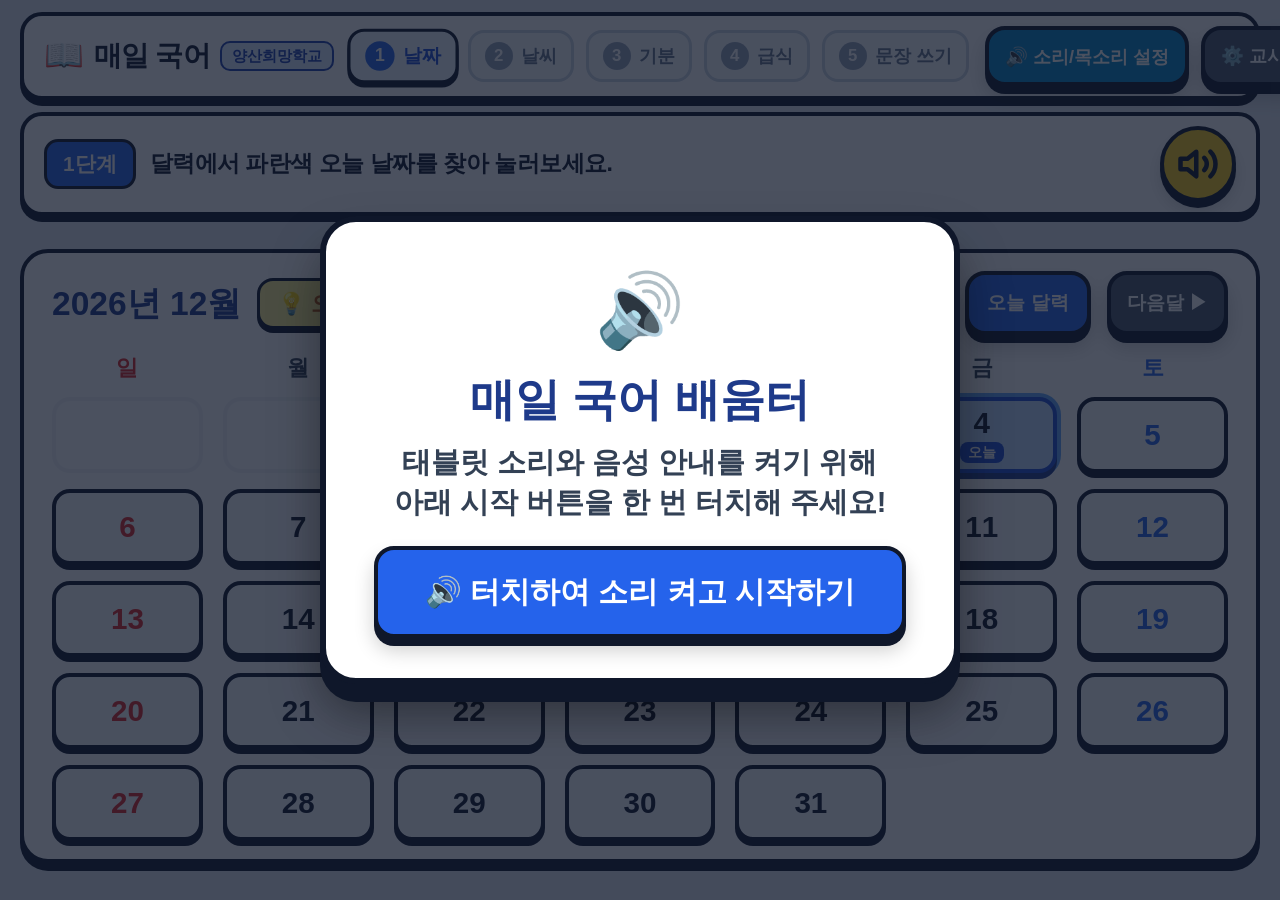
<file: index.html>
<!DOCTYPE html>
<html lang="ko">
<head>
  <meta charset="UTF-8">
  <meta name="viewport" content="width=device-width, initial-scale=1.0, maximum-scale=1.0, user-scalable=no">
  <meta name="referrer" content="no-referrer">
  <title>매일 국어 배움터 - 양산희망학교 맞춤형 웹 접근성 학습</title>

  <!-- 웹 접근성 및 고대비 3D 스타일시트 연동 (캐시 방지 버전 적용) -->
  <link rel="stylesheet" href="css/style.css?v=20261118_3">
  <link rel="stylesheet" href="css/keyboard.css?v=20261118_3">
  <link rel="stylesheet" href="css/assets/weather.css?v=20261118_3">
  <link rel="stylesheet" href="css/assets/emotion.css?v=20261118_3">
  <link rel="stylesheet" href="css/assets/components.css?v=20261118_3">
</head>
<body>

  <!-- 태블릿 오디오 잠금 해제용 공유 오디오 엘리먼트 -->
  <audio id="sharedTtsAudioElement" playsinline webkit-playsinline preload="auto" referrerpolicy="no-referrer" style="display:none;"></audio>

  <!-- 태블릿 첫 진입 시 오디오/음성 100% 활성화 시작 오버레이 -->
  <div class="celebration-overlay active" id="startAudioOverlay" role="dialog" aria-modal="true" aria-labelledby="startOverlayTitle" style="z-index: 1200;">
    <div class="celebration-card" style="max-width: 640px;">
      <div style="font-size: 4.5rem; margin-bottom: 10px;">🔊</div>
      <h2 class="celebration-title" id="startOverlayTitle">매일 국어 배움터</h2>
      <p class="celebration-subtitle" style="margin-bottom: 24px;">
        태블릿 소리와 음성 안내를 켜기 위해<br>
        아래 시작 버튼을 한 번 터치해 주세요!
      </p>
      <button type="button" class="btn-3d btn-primary" id="btnStartWithSound" style="width: 100%; min-height: 92px; font-size: 1.85rem;">
        🔊 터치하여 소리 켜고 시작하기
      </button>
    </div>
  </div>

  <!-- 태블릿 PC 가로 화면(16:10 / 16:9) 최적화 컨테이너 -->
  <div class="app-container" role="main">

    <!-- 1. 상단 공통 헤더 (로고, 5단계 진행도 인디케이터, 목소리 설정, 교사 관리) -->
    <header class="app-header">
      <div class="logo-area">
        <span class="logo-icon" aria-hidden="true">📖</span>
        <h1 class="app-title">매일 국어</h1>
        <span class="school-sub-badge">양산희망학교</span>
      </div>

      <!-- 5단계 진행도 인디케이터 -->
      <nav class="step-indicator-bar" aria-label="과제 진행 단계">
        <div class="step-node current" data-step="1" role="button" tabindex="0">
          <span class="step-num">1</span>
          <span class="step-text">날짜</span>
        </div>
        <div class="step-node" data-step="2" role="button" tabindex="0">
          <span class="step-num">2</span>
          <span class="step-text">날씨</span>
        </div>
        <div class="step-node" data-step="3" role="button" tabindex="0">
          <span class="step-num">3</span>
          <span class="step-text">기분</span>
        </div>
        <div class="step-node" data-step="4" role="button" tabindex="0">
          <span class="step-num">4</span>
          <span class="step-text">급식</span>
        </div>
        <div class="step-node" data-step="5" role="button" tabindex="0">
          <span class="step-num">5</span>
          <span class="step-text">문장 쓰기</span>
        </div>
      </nav>

      <!-- 우측 유틸리티 도구 (목소리 설정 & 교사 관리자 이동) -->
      <div class="header-tools">
        <button type="button" class="btn-3d voice-setting-btn" id="btnOpenVoiceModal" aria-label="청소년 목소리 및 태블릿 소리 설정">
          🔊 소리/목소리 설정
        </button>
        <a href="admin.html" class="btn-3d admin-link-btn" title="교사용 관리자 페이지로 이동" aria-label="교사 관리자 모드 이동">
          ⚙️ 교사 관리
        </a>
      </div>
    </header>

    <!-- 2. 메인 음성 안내 및 시각 가이드 배너 (상시 TTS 음성 지원 + 이전 단계 이동) -->
    <section class="instruction-banner" aria-live="polite">
      <div class="instruction-text-group">
        <span class="instruction-badge" id="stepBadge">1단계</span>
        <span class="instruction-text" id="instructionText">달력에서 파란색 오늘 날짜를 찾아 눌러보세요.</span>
      </div>

      <div class="banner-actions">
        <button type="button" class="btn-3d btn-secondary" id="btnPrevStep" style="display: none; min-height: 76px; font-size: 1.35rem; padding: 10px 22px;" aria-label="이전 단계로 돌아가기">
          ◀ 이전 단계
        </button>

        <!-- 대형 TTS 스피커 버튼 (최소 76px x 76px 이상) -->
        <button type="button" class="tts-speaker-btn" id="btnInstructionTTS" title="안내 음성 크게 다시 듣기" aria-label="안내 음성 다시 듣기">
          <svg width="42" height="42" viewBox="0 0 24 24" fill="none" stroke="#0f172a" stroke-width="2.6" stroke-linecap="round" stroke-linejoin="round" aria-hidden="true">
            <polygon points="11 5 6 9 2 9 2 15 6 15 11 19 11 5"></polygon>
            <path d="M15.54 8.46a5 5 0 0 1 0 7.07"></path>
            <path d="M19.07 4.93a10 10 0 0 1 0 14.14"></path>
          </svg>
        </button>
      </div>
    </section>

    <!-- 3. 메인 스테이지 영역 (5단계 전환 뷰 - 태블릿 가로 화면 원스크린) -->
    <main class="stage-container">

      <!-- ====================================================================
           [1단계] 오늘 날짜 선택 (대형 달력 그리드)
           ==================================================================== -->
      <section class="step-section active" id="stepSection_1" aria-label="1단계: 오늘 날짜 선택">
        <div class="calendar-wrapper">
          <div class="calendar-header">
            <div class="calendar-title-group">
              <h2 class="calendar-month-title" id="calendarMonthTitle">2026년 11월</h2>
              <span class="today-hint-pill" id="todayHintText">💡 오늘은 11월 18일이에요</span>
            </div>

            <div style="display: flex; gap: 16px;">
              <button type="button" class="btn-3d btn-secondary" id="btnCalPrevMonth" style="min-height: 64px; min-width: 76px; padding: 8px 16px; font-size: 1.2rem;" aria-label="이전 달 보기">
                ◀ 이전달
              </button>
              <button type="button" class="btn-3d btn-primary" id="btnCalGoToday" style="min-height: 64px; min-width: 96px; padding: 8px 18px; font-size: 1.2rem;" aria-label="이번 달 오늘로 이동">
                오늘 달력
              </button>
              <button type="button" class="btn-3d btn-secondary" id="btnCalNextMonth" style="min-height: 64px; min-width: 76px; padding: 8px 16px; font-size: 1.2rem;" aria-label="다음 달 보기">
                다음달 ▶
              </button>
            </div>
          </div>

          <div class="calendar-weekdays" aria-hidden="true">
            <div class="weekday sun">일</div>
            <div class="weekday">월</div>
            <div class="weekday">화</div>
            <div class="weekday">수</div>
            <div class="weekday">목</div>
            <div class="weekday">금</div>
            <div class="weekday sat">토</div>
          </div>

          <div class="calendar-grid" id="calendarGrid" role="grid" aria-label="날짜 선택 달력">
            <!-- 자바스크립트로 대형 날짜 버튼(76px+) 동적 생성 -->
          </div>
        </div>
      </section>

      <!-- ====================================================================
           [2단계] 오늘의 날씨 선택 (CSS/SVG 고해상도 애니메이션 카드 4종)
           ==================================================================== -->
      <section class="step-section" id="stepSection_2" aria-label="2단계: 오늘의 날씨 선택">
        <div class="choice-grid-4" role="group" aria-label="오늘의 날씨 목록">

          <!-- 1. 맑음 -->
          <button type="button" class="weather-card" data-weather="sunny" aria-label="날씨: 맑음">
            <div class="weather-graphic" aria-hidden="true">
              <div class="sun-container">
                <div class="sun-core"></div>
                <div class="sun-rays">
                  <span></span><span></span><span></span><span></span>
                  <span></span><span></span><span></span><span></span>
                </div>
              </div>
            </div>
            <span class="weather-label">맑음</span>
          </button>

          <!-- 2. 흐림 -->
          <button type="button" class="weather-card" data-weather="cloudy" aria-label="날씨: 흐림">
            <div class="weather-graphic" aria-hidden="true">
              <div class="cloud-container">
                <div class="cloud-body">
                  <div class="cloud-bubble-1"></div>
                  <div class="cloud-bubble-2"></div>
                </div>
              </div>
            </div>
            <span class="weather-label">흐림</span>
          </button>

          <!-- 3. 비 -->
          <button type="button" class="weather-card" data-weather="rainy" aria-label="날씨: 비">
            <div class="weather-graphic" aria-hidden="true">
              <div class="rain-container">
                <div class="rain-cloud"></div>
                <div class="rain-drops">
                  <div class="drop"></div>
                  <div class="drop"></div>
                  <div class="drop"></div>
                </div>
              </div>
            </div>
            <span class="weather-label">비</span>
          </button>

          <!-- 4. 눈 -->
          <button type="button" class="weather-card" data-weather="snowy" aria-label="날씨: 눈">
            <div class="weather-graphic" aria-hidden="true">
              <div class="snow-container">
                <div class="snow-cloud"></div>
                <div class="snow-flakes">
                  <div class="flake"></div>
                  <div class="flake"></div>
                  <div class="flake"></div>
                </div>
              </div>
            </div>
            <span class="weather-label">눈</span>
          </button>

        </div>
      </section>

      <!-- ====================================================================
           [3단계] 오늘의 나의 기분 선택 (감정 표정 캐릭터 가로 와이드 4종 카드)
           ==================================================================== -->
      <section class="step-section" id="stepSection_3" aria-label="3단계: 나의 기분 선택">
        <div class="choice-grid-4" role="group" aria-label="오늘의 기분 표정 목록">

          <!-- 1. 기쁨 (Happy) -->
          <button type="button" class="emotion-card happy" data-emotion="happy" aria-label="기분: 기뻐요">
            <div class="character-face face-happy" aria-hidden="true">
              <div class="eye left"></div>
              <div class="eye right"></div>
              <div class="blush left"></div>
              <div class="blush right"></div>
              <div class="mouth"></div>
            </div>
            <span class="emotion-label">기뻐요 😊</span>
          </button>

          <!-- 2. 슬픔 (Sad) -->
          <button type="button" class="emotion-card sad" data-emotion="sad" aria-label="기분: 슬퍼요">
            <div class="character-face face-sad" aria-hidden="true">
              <div class="eyebrow left"></div>
              <div class="eyebrow right"></div>
              <div class="eye left"></div>
              <div class="eye right"></div>
              <div class="tear"></div>
              <div class="mouth"></div>
            </div>
            <span class="emotion-label">슬퍼요 😢</span>
          </button>

          <!-- 3. 화남 (Angry) -->
          <button type="button" class="emotion-card angry" data-emotion="angry" aria-label="기분: 화나요">
            <div class="character-face face-angry" aria-hidden="true">
              <span class="steam left">💢</span>
              <span class="steam right">💢</span>
              <div class="eyebrow left"></div>
              <div class="eyebrow right"></div>
              <div class="eye left"></div>
              <div class="eye right"></div>
              <div class="mouth"></div>
            </div>
            <span class="emotion-label">화나요 😠</span>
          </button>

          <!-- 4. 즐거움 / 신남 (Excited) -->
          <button type="button" class="emotion-card excited" data-emotion="excited" aria-label="기분: 신나요">
            <div class="character-face face-excited" aria-hidden="true">
              <div class="eye left"></div>
              <div class="eye right"></div>
              <div class="mouth"></div>
            </div>
            <span class="emotion-label">신나요 🤩</span>
          </button>

        </div>
      </section>

      <!-- ====================================================================
           [4단계] 양산희망학교 오늘의 급식 메뉴 선택 (자동 반영 & TTS 연동)
           ==================================================================== -->
      <section class="step-section" id="stepSection_4" aria-label="4단계: 양산희망학교 급식 메뉴 선택">
        <div class="diet-source-bar">
          <div class="diet-school-info">
            <span class="school-diet-badge">🏫 양산희망학교</span>
            <span class="diet-date-label" id="dietDateLabel">오늘의 중식 식단</span>
            <span class="diet-sync-status" id="dietSyncStatus">✅ 자동 반영됨</span>
          </div>

          <div class="diet-actions">
            <button type="button" class="btn-3d btn-primary" id="btnSyncYangsanDiet" style="min-height: 58px; font-size: 1.15rem; padding: 8px 18px;">
              🔄 식단 자동 동기화
            </button>
            <a href="https://huimang-s.gne.go.kr/huimang-s/dv/dietView/selectDietCalendarView.do?mi=152211" target="_blank" rel="noopener noreferrer" class="btn-3d btn-secondary" style="min-height: 58px; font-size: 1.15rem; padding: 8px 18px;">
              🔗 학교 식단표 원문
            </a>
          </div>
        </div>

        <div class="lunch-grid" id="lunchMenuGrid" role="group" aria-label="양산희망학교 오늘의 급식 메뉴 카드 목록">
          <!-- 자바스크립트로 양산희망학교 급식 메뉴 대형 카드 동적 렌더링 -->
        </div>
      </section>

      <!-- ====================================================================
           [5단계] 오늘의 한 문장 따라 쓰기 & 맞춤형 대형 한글 자판
           ==================================================================== -->
      <section class="step-section" id="stepSection_5" aria-label="5단계: 오늘의 한 문장 따라 쓰기">
        <div class="writing-stage">

          <!-- 상단 목표 문장 및 글자 박스 카드 -->
          <div class="target-sentence-card">
            <div class="target-sentence-left">
              <span class="target-category-badge" id="sentenceCategoryBadge">오늘의 문장</span>
              <div class="sentence-boxes-row" id="sentenceBoxesContainer" role="region" aria-label="글자 따라 쓰기 진행 상자">
                <!-- 자바스크립트로 목표 글자 & 입력 글자 박스 동적 생성 -->
              </div>
            </div>

            <button type="button" class="btn-3d sentence-tts-btn" id="btnSentenceTTS" aria-label="문장 소리 내어 듣기">
              🔊 문장 다시 듣기
            </button>
          </div>

          <!-- 하단 맞춤형 커스텀 한글 대형 글자판 (keyboard.css / keyboard.js) -->
          <div class="keyboard-container" id="keyboardRoot" role="region" aria-label="접근성 한글 자판">
            <!-- 자바스크립트로 대형 2단 자판 DOM 렌더링 -->
          </div>

        </div>
      </section>

    </main>

  </div>

  <!-- ========================================================================
       청소년 목소리 & 태블릿 소리 설정 모달
       ======================================================================== -->
  <div class="voice-modal-overlay" id="voiceSettingsModal" role="dialog" aria-modal="true" aria-labelledby="voiceModalTitle">
    <div class="voice-modal-card">
      <div style="display: flex; align-items: center; justify-content: space-between;">
        <h2 id="voiceModalTitle" style="font-size: 1.8rem; font-weight: 900; color: #1e3a8a;">
          🔊 태블릿 소리 & 목소리 설정
        </h2>
        <button type="button" class="btn-3d btn-secondary" id="btnCloseVoiceModal" style="min-height: 56px; min-width: 76px; padding: 6px 18px; font-size: 1.2rem;">
          닫기 ✕
        </button>
      </div>

      <p style="font-size: 1.12rem; font-weight: 700; color: #334155;">
        태블릿에서 소리가 작거나 안 나올 때는 <strong>[📱 태블릿 고음량 모드]</strong>를 선택하고 아래 테스트 버튼을 눌러보세요!
      </p>

      <div>
        <div style="font-size: 1.2rem; font-weight: 900; margin-bottom: 10px;">1. 음성 출력 방식 선택</div>
        <div class="voice-preset-grid">
          <button type="button" class="voice-preset-btn active" data-preset="teen_boy">
            👦 자동 하이브리드<br><small>(청소년/기본 음성)</small>
          </button>
          <button type="button" class="voice-preset-btn" data-preset="bright_boy">
            📱 태블릿 고음량 모드<br><small>(태블릿 소리 100% 보장)</small>
          </button>
          <button type="button" class="voice-preset-btn" data-preset="calm_boy">
            🧑 차분한 낭독<br><small>(천천히 또박또박)</small>
          </button>
        </div>
      </div>

      <div>
        <label for="koreanVoiceSelect" style="display: block; font-size: 1.15rem; font-weight: 900; margin-bottom: 6px;">
          2. 기기에 설치된 한국어 음성 엔진 선택
        </label>
        <select id="koreanVoiceSelect" style="width: 100%; height: 56px; border: 3px solid #0f172a; border-radius: 14px; padding: 0 14px; font-size: 1.15rem; font-weight: 700;">
          <option value="">자동 (기기 최적 한국어 음성)</option>
        </select>
      </div>

      <div style="display: grid; grid-template-columns: 1fr 1fr; gap: 20px;">
        <div>
          <label for="voicePitchRange" style="display: block; font-size: 1.15rem; font-weight: 900; margin-bottom: 6px;">
            목소리 톤(원음 1.0 권장): <span id="pitchValueLabel" style="color: #2563eb;">1.00</span>
          </label>
          <input type="range" id="voicePitchRange" min="0.92" max="1.08" step="0.02" value="1.00" style="width: 100%; height: 32px;">
        </div>
        <div>
          <label for="voiceRateRange" style="display: block; font-size: 1.15rem; font-weight: 900; margin-bottom: 6px;">
            말하기 속도(Rate): <span id="rateValueLabel" style="color: #2563eb;">0.98</span>
          </label>
          <input type="range" id="voiceRateRange" min="0.75" max="1.15" step="0.02" value="0.98" style="width: 100%; height: 32px;">
        </div>
      </div>

      <div style="display: flex; justify-content: flex-end; gap: 16px; margin-top: 6px;">
        <button type="button" class="btn-3d btn-primary" id="btnTestVoice" style="width: 100%; min-height: 68px; font-size: 1.4rem;">
          🔊 소리 & 목소리 테스트 듣기
        </button>
      </div>
    </div>
  </div>

  <!-- ========================================================================
       5단계 최종 완료 축하 모달 & 폭죽 캔버스 (Confetti)
       ======================================================================== -->
  <div class="celebration-overlay" id="celebrationModal" role="dialog" aria-modal="true" aria-labelledby="celebrationTitle">
    <div class="celebration-card">
      <div style="font-size: 4.5rem; margin-bottom: 8px;">🎉</div>
      <h2 class="celebration-title" id="celebrationTitle">참 잘했어요!</h2>
      <p class="celebration-subtitle">
        오늘의 매일 국어 5단계를<br>
        모두 멋지게 완료했습니다!
      </p>

      <div style="display: flex; gap: 20px; justify-content: center;">
        <button type="button" class="btn-3d btn-primary" id="btnRestartTask" style="min-height: 76px; font-size: 1.5rem;">
          🔄 처음부터 다시하기
        </button>
        <a href="admin.html" class="btn-3d btn-success" style="min-height: 76px; font-size: 1.5rem;">
          📋 교사 기록 확인
        </a>
      </div>
    </div>
  </div>

  <!-- 폭죽 캔버스 레이어 -->
  <canvas id="confettiCanvas"></canvas>

  <!-- 자바스크립트 엔진 파일 로드 (태블릿 브라우저 캐시 무효화 버전 파라미터 포함) -->
  <script src="js/audio.js?v=20261118_4"></script>
  <script src="js/keyboard.js?v=20261118_4"></script>
  <script src="js/app.js?v=20261118_4"></script>

  <!-- 태블릿 캐시/하위폴더 미업로드 대비 인라인 안전 보장 스크립트 -->
  <script>
    (function() {
      const overlay = document.getElementById('startAudioOverlay');
      const startBtn = document.getElementById('btnStartWithSound');
      if (!overlay) return;

      let started = false;
      const onStartTap = function(e) {
        if (started) return;
        started = true;
        overlay.classList.remove('active');
        if (window.soundCtrl) {
          if (typeof window.soundCtrl.initAudioContext === 'function') {
            window.soundCtrl.initAudioContext();
          }
          if (typeof window.soundCtrl.playStepComplete === 'function') {
            window.soundCtrl.playStepComplete();
          }
          window.soundCtrl.speak('안녕, 매일 국어 배움터에 온 걸 환영해. 1단계, 달력에서 파란색 오늘 날짜를 찾아 눌러봐.');
        }
      };

      if (startBtn) startBtn.addEventListener('click', onStartTap);
      overlay.addEventListener('click', onStartTap);
    })();
  </script>
</body>
</html>
</file>
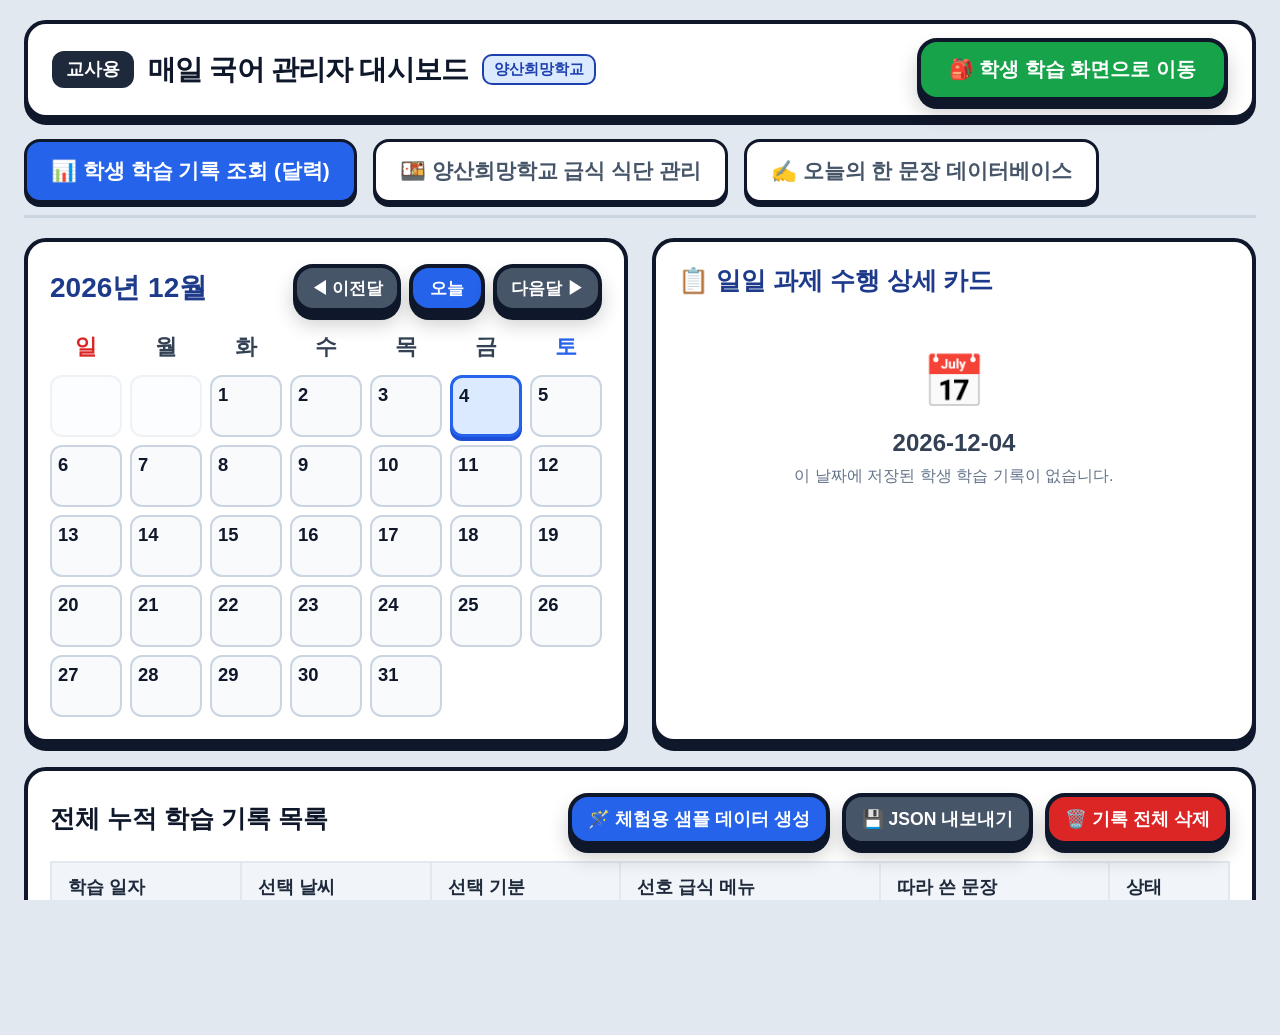
<file: admin.html>
<!DOCTYPE html>
<html lang="ko">
<head>
  <meta charset="UTF-8">
  <meta name="viewport" content="width=device-width, initial-scale=1.0">
  <title>교사 관리자 모드 - 매일 국어 배움터 (양산희망학교)</title>
  
  <link rel="stylesheet" href="css/style.css">
  <link rel="stylesheet" href="css/assets/components.css">

  <style>
    /* 관리자 대시보드 전용 레이아웃 스타일 (태블릿 PC 가로 화면 최적화) */
    .admin-container {
      max-width: 1360px;
      margin: 0 auto;
      padding: 20px 24px;
      display: flex;
      flex-direction: column;
      gap: 20px;
    }

    .admin-header {
      background: #ffffff;
      border: var(--border-thick);
      border-radius: var(--radius-lg);
      padding: 14px 24px;
      display: flex;
      align-items: center;
      justify-content: space-between;
      box-shadow: 0 6px 0 var(--color-border-dark);
      flex-wrap: wrap;
      gap: 16px;
    }

    .admin-title-group {
      display: flex;
      align-items: center;
      gap: 14px;
    }

    .admin-badge {
      background: #1e293b;
      color: #ffffff;
      font-size: 1.15rem;
      font-weight: 800;
      padding: 6px 14px;
      border-radius: 12px;
    }

    .admin-nav-tabs {
      display: flex;
      gap: 16px;
      border-bottom: 3px solid #cbd5e1;
      padding-bottom: 12px;
      flex-wrap: wrap;
    }

    .admin-nav-tab {
      min-height: 64px;
      font-size: 1.3rem;
      font-weight: 900;
      padding: 10px 24px;
      border: 3px solid var(--color-border-dark);
      border-radius: 16px;
      background: #ffffff;
      color: #475569;
      cursor: pointer;
      box-shadow: 0 4px 0 var(--color-border-dark);
      transition: all 0.15s ease;
    }

    .admin-nav-tab:hover {
      background: #f8fafc;
      transform: translateY(-2px);
    }

    .admin-nav-tab.active {
      background: #2563eb;
      color: #ffffff;
      box-shadow: 0 4px 0 #0f172a;
    }

    .admin-tab-pane {
      display: none;
    }

    .admin-tab-pane.active {
      display: block;
      animation: fadeIn 0.25s ease-out;
    }

    /* 1. 학습 기록 뷰어 그리드 레이아웃 */
    .records-layout {
      display: grid;
      grid-template-columns: 1fr 1fr;
      gap: 24px;
      margin-bottom: 24px;
    }

    .admin-cal-box, .admin-detail-box {
      background: #ffffff;
      border: var(--border-thick);
      border-radius: var(--radius-lg);
      padding: 22px;
      box-shadow: 0 8px 0 var(--color-border-dark);
    }

    .admin-cal-controls {
      display: flex;
      align-items: center;
      justify-content: space-between;
      margin-bottom: 16px;
      flex-wrap: wrap;
      gap: 10px;
    }

    .admin-cal-grid {
      display: grid;
      grid-template-columns: repeat(7, 1fr);
      gap: 8px;
    }

    .admin-cal-day {
      min-height: 62px;
      border: 2px solid #cbd5e1;
      border-radius: 12px;
      padding: 6px;
      display: flex;
      flex-direction: column;
      justify-content: space-between;
      cursor: pointer;
      background: #f8fafc;
      transition: all 0.1s ease;
    }

    .admin-cal-day:hover {
      border-color: #2563eb;
      background: #eff6ff;
    }

    .admin-cal-day.selected {
      border: 3px solid #2563eb;
      background: #dbeafe;
      box-shadow: 0 4px 0 #1d4ed8;
    }

    .admin-cal-day.has-record {
      border-color: #16a34a;
      background: #f0fdf4;
    }

    .admin-cal-day.disabled {
      opacity: 0.3;
      pointer-events: none;
    }

    .admin-cal-day .day-num {
      font-size: 1.15rem;
      font-weight: 800;
      color: #0f172a;
    }

    .admin-cal-day .record-badge {
      font-size: 0.8rem;
      font-weight: 900;
      color: #15803d;
      background: #dcfce7;
      border-radius: 6px;
      padding: 2px 4px;
      text-align: center;
      border: 1px solid #16a34a;
    }

    .record-summary-card {
      display: flex;
      flex-direction: column;
      gap: 16px;
    }

    .record-card-header {
      display: flex;
      align-items: center;
      justify-content: space-between;
      border-bottom: 2px dashed #cbd5e1;
      padding-bottom: 12px;
    }

    .record-date-badge {
      font-size: 1.55rem;
      font-weight: 900;
      color: #1e3a8a;
    }

    .record-success-tag {
      font-size: 1.05rem;
      font-weight: 800;
      color: #15803d;
      background: #dcfce7;
      padding: 4px 12px;
      border-radius: 12px;
      border: 2px solid #16a34a;
    }

    .record-detail-grid {
      display: grid;
      grid-template-columns: 1fr 1fr;
      gap: 14px;
    }

    .record-item {
      background: #f8fafc;
      border: 2px solid #e2e8f0;
      border-radius: 14px;
      padding: 12px 16px;
      display: flex;
      flex-direction: column;
      gap: 4px;
    }

    .record-item.full-width {
      grid-column: span 2;
    }

    .item-label {
      font-size: 0.95rem;
      font-weight: 700;
      color: #64748b;
    }

    .item-value {
      font-size: 1.35rem;
      font-weight: 900;
      color: #0f172a;
    }

    .teacher-memo-area {
      display: flex;
      flex-direction: column;
      gap: 8px;
      margin-top: 6px;
    }

    .teacher-memo-input {
      border: 3px solid #cbd5e1;
      border-radius: 12px;
      padding: 12px;
      font-size: 1.1rem;
      font-family: inherit;
      resize: vertical;
    }

    .btn-save-memo {
      align-self: flex-end;
      min-height: 52px !important;
      font-size: 1.15rem !important;
      padding: 8px 20px !important;
    }

    .empty-record-notice {
      text-align: center;
      padding: 36px 20px;
      color: #64748b;
    }

    .empty-icon {
      font-size: 3.2rem;
      margin-bottom: 10px;
    }

    .empty-title {
      font-size: 1.5rem;
      font-weight: 800;
      color: #334155;
      margin-bottom: 6px;
    }

    .admin-table-wrapper {
      background: #ffffff;
      border: var(--border-thick);
      border-radius: var(--radius-lg);
      padding: 22px;
      box-shadow: 0 8px 0 var(--color-border-dark);
      overflow-x: auto;
    }

    .admin-data-table {
      width: 100%;
      border-collapse: collapse;
      font-size: 1.15rem;
    }

    .admin-data-table th, .admin-data-table td {
      border: 2px solid #e2e8f0;
      padding: 12px 16px;
      text-align: left;
    }

    .admin-data-table th {
      background: #f1f5f9;
      font-weight: 900;
      color: #1e293b;
    }

    .table-tag-success {
      background: #dcfce7;
      color: #15803d;
      font-weight: 900;
      padding: 4px 10px;
      border-radius: 8px;
    }

    /* 2. 급식 & 문장 관리 탭 스타일 */
    .admin-form-card {
      background: #ffffff;
      border: var(--border-thick);
      border-radius: var(--radius-lg);
      padding: 22px;
      box-shadow: 0 8px 0 var(--color-border-dark);
      margin-bottom: 20px;
    }

    .yangsan-sync-banner {
      background: #f0fdf4;
      border: 4px solid #15803d;
      border-radius: 22px;
      padding: 20px 24px;
      margin-bottom: 20px;
      box-shadow: 0 6px 0 #14532d;
    }

    .form-row {
      display: flex;
      gap: 14px;
      margin-top: 14px;
      align-items: center;
      flex-wrap: wrap;
    }

    .form-input {
      flex: 1;
      min-width: 220px;
      height: 60px;
      border: 3px solid var(--color-border-dark);
      border-radius: 14px;
      padding: 0 18px;
      font-size: 1.25rem;
      font-family: inherit;
    }

    .form-select {
      height: 60px;
      border: 3px solid var(--color-border-dark);
      border-radius: 14px;
      padding: 0 16px;
      font-size: 1.25rem;
      font-family: inherit;
      background: #ffffff;
    }

    .admin-items-list {
      display: flex;
      flex-direction: column;
      gap: 12px;
    }

    .admin-lunch-item, .admin-sentence-item {
      display: flex;
      align-items: center;
      justify-content: space-between;
      background: #ffffff;
      border: 3px solid var(--color-border-dark);
      border-radius: 16px;
      padding: 14px 20px;
      box-shadow: 0 4px 0 var(--color-border-dark);
      gap: 12px;
      flex-wrap: wrap;
    }

    .admin-sentence-item.is-selected {
      border-color: #2563eb;
      background: #eff6ff;
      box-shadow: 0 4px 0 #1d4ed8;
    }

    .lunch-item-icon {
      font-size: 2.1rem;
      margin-right: 10px;
    }

    .lunch-item-name {
      font-size: 1.5rem;
      font-weight: 900;
      flex: 1;
    }

    .sentence-category-tag {
      background: #7c3aed;
      color: #ffffff;
      font-size: 1.05rem;
      font-weight: 800;
      padding: 4px 12px;
      border-radius: 10px;
    }

    .sentence-text {
      font-size: 1.45rem;
      font-weight: 800;
      flex: 1;
    }

    .sentence-actions {
      display: flex;
      align-items: center;
      gap: 12px;
    }

    .btn-select-sentence {
      min-height: 48px;
      padding: 8px 16px;
      background: #2563eb;
      color: #ffffff;
      border: 2px solid var(--color-border-dark);
      border-radius: 12px;
      font-size: 1.1rem;
      font-weight: 800;
      cursor: pointer;
    }

    .btn-delete-item {
      min-height: 48px;
      padding: 8px 16px;
      background: #ef4444;
      color: #ffffff;
      border: 2px solid var(--color-border-dark);
      border-radius: 12px;
      font-size: 1.1rem;
      font-weight: 800;
      cursor: pointer;
    }

    .preset-btn-group {
      display: flex;
      gap: 12px;
      margin-top: 12px;
      flex-wrap: wrap;
    }

    .btn-preset-lunch {
      min-height: 52px;
      padding: 10px 18px;
      background: #fed7aa;
      border: 2px solid #c2410c;
      color: #9a3412;
      border-radius: 12px;
      font-size: 1.15rem;
      font-weight: 800;
      cursor: pointer;
    }

    @media (max-width: 960px) {
      .records-layout {
        grid-template-columns: 1fr;
      }
    }
  </style>
</head>
<body>

  <div class="admin-container">
    <!-- 관리자 상단 헤더 -->
    <header class="admin-header">
      <div class="admin-title-group">
        <span class="admin-badge">교사용</span>
        <h1 class="app-title">매일 국어 관리자 대시보드</h1>
        <span class="school-sub-badge">양산희망학교</span>
      </div>

      <div class="header-tools">
        <a href="index.html" class="btn-3d btn-success" style="min-height: 60px; font-size: 1.25rem;">
          🎒 학생 학습 화면으로 이동
        </a>
      </div>
    </header>

    <!-- 내비게이션 탭 -->
    <nav class="admin-nav-tabs" role="tablist">
      <button type="button" class="admin-nav-tab active" data-tab="records" role="tab">
        📊 학생 학습 기록 조회 (달력)
      </button>
      <button type="button" class="admin-nav-tab" data-tab="lunch" role="tab">
        🍱 양산희망학교 급식 식단 관리
      </button>
      <button type="button" class="admin-nav-tab" data-tab="sentences" role="tab">
        ✍️ 오늘의 한 문장 데이터베이스
      </button>
    </nav>

    <!-- [탭 1] 학생 일일 학습 기록 뷰어 -->
    <section class="admin-tab-pane active" id="tabPane_records">
      <div class="records-layout">
        <!-- 좌측: 달력 뷰 -->
        <div class="admin-cal-box">
          <div class="admin-cal-controls">
            <h2 class="calendar-month-title" id="adminCalendarTitle" style="font-size: 1.75rem;">2026년 11월</h2>
            <div style="display: flex; gap: 8px;">
              <button type="button" class="btn-3d btn-secondary" id="btnPrevMonth" style="min-height: 48px; padding: 6px 14px; font-size: 1.05rem;">◀ 이전달</button>
              <button type="button" class="btn-3d btn-primary" id="btnTodayMonth" style="min-height: 48px; padding: 6px 14px; font-size: 1.05rem;">오늘</button>
              <button type="button" class="btn-3d btn-secondary" id="btnNextMonth" style="min-height: 48px; padding: 6px 14px; font-size: 1.05rem;">다음달 ▶</button>
            </div>
          </div>

          <div class="calendar-weekdays" style="font-size: 1.1rem; gap: 8px;">
            <div class="weekday sun">일</div>
            <div class="weekday">월</div>
            <div class="weekday">화</div>
            <div class="weekday">수</div>
            <div class="weekday">목</div>
            <div class="weekday">금</div>
            <div class="weekday sat">토</div>
          </div>

          <div class="admin-cal-grid" id="adminCalendarGrid">
            <!-- 자바스크립트로 일자 생성 -->
          </div>
        </div>

        <!-- 우측: 선택 날짜 상세 수행 정보 -->
        <div class="admin-detail-box">
          <h2 style="font-size: 1.55rem; font-weight: 900; margin-bottom: 14px; color: #1e3a8a;">
            📋 일일 과제 수행 상세 카드
          </h2>
          <div id="recordDetailPanel">
            <!-- 자바스크립트로 상세 내용 동적 렌더링 -->
          </div>
        </div>
      </div>

      <!-- 하단: 도구 모음 및 전체 기록 테이블 -->
      <div class="admin-table-wrapper">
        <div style="display: flex; align-items: center; justify-content: space-between; margin-bottom: 16px; flex-wrap: wrap; gap: 12px;">
          <h2 style="font-size: 1.55rem; font-weight: 900;">전체 누적 학습 기록 목록</h2>
          <div style="display: flex; gap: 12px; flex-wrap: wrap;">
            <button type="button" class="btn-3d btn-primary" id="btnGenerateSampleData" style="min-height: 52px; font-size: 1.1rem; padding: 6px 16px;">
              🪄 체험용 샘플 데이터 생성
            </button>
            <button type="button" class="btn-3d btn-secondary" id="btnExportJSON" style="min-height: 52px; font-size: 1.1rem; padding: 6px 16px;">
              💾 JSON 내보내기
            </button>
            <button type="button" class="btn-3d btn-danger" id="btnClearAllRecords" style="min-height: 52px; font-size: 1.1rem; padding: 6px 16px;">
              🗑️ 기록 전체 삭제
            </button>
          </div>
        </div>

        <table class="admin-data-table">
          <thead>
            <tr>
              <th>학습 일자</th>
              <th>선택 날씨</th>
              <th>선택 기분</th>
              <th>선호 급식 메뉴</th>
              <th>따라 쓴 문장</th>
              <th>상태</th>
            </tr>
          </thead>
          <tbody id="recordsTableBody">
            <!-- 기록 데이터 렌더링 -->
          </tbody>
        </table>
      </div>
    </section>

    <!-- [탭 2] 양산희망학교 급식 메뉴 자동 연동 & 관리 -->
    <section class="admin-tab-pane" id="tabPane_lunch">
      <!-- 양산희망학교 실시간 식단 자동 동기화 카드 -->
      <div class="yangsan-sync-banner">
        <div style="display: flex; align-items: center; justify-content: space-between; flex-wrap: wrap; gap: 16px;">
          <div>
            <h2 style="font-size: 1.6rem; font-weight: 900; color: #14532d; margin-bottom: 6px;">
              🏫 양산희망학교 식단표 실시간 자동 연동
            </h2>
            <p style="font-size: 1.1rem; font-weight: 700; color: #166534;">
              경상남도교육청 양산희망학교 식단 캘린더(mi=152211) 및 나이스 급식 정보를 기반으로 알레르기 번호를 자동 제거하고 아이콘을 매칭합니다.
            </p>
          </div>
          <a href="https://huimang-s.gne.go.kr/huimang-s/dv/dietView/selectDietCalendarView.do?mi=152211" target="_blank" rel="noopener noreferrer" class="btn-3d btn-secondary" style="min-height: 56px; font-size: 1.15rem;">
            🔗 양산희망학교 식단 캘린더 열기
          </a>
        </div>

        <div class="form-row" style="margin-top: 16px;">
          <input type="date" id="adminSyncDateInput" class="form-input" style="max-width: 240px; font-weight: 800;">
          <button type="button" class="btn-3d btn-success" id="btnAdminAutoSyncDiet" style="min-height: 60px; font-size: 1.2rem;">
            🔄 선택한 날짜의 양산희망학교 식단 자동 반영
          </button>
          <span id="adminSyncResultBadge" style="font-size: 1.15rem; font-weight: 900; color: #15803d;"></span>
        </div>

        <!-- 홈페이지 식단 텍스트 복사-붙여넣기 즉시 변환기 -->
        <div style="margin-top: 18px; padding-top: 14px; border-top: 2px dashed #86efac;">
          <label for="rawDietPasteInput" style="display: block; font-size: 1.15rem; font-weight: 900; color: #14532d; margin-bottom: 8px;">
            📋 학교 홈페이지 식단표 텍스트 붙여넣기 자동 변환 (알레르기 숫자 및 열량 자동 제거):
          </label>
          <div style="display: flex; gap: 12px; flex-wrap: wrap;">
            <textarea id="rawDietPasteInput" rows="2" style="flex: 1; min-width: 280px; border: 3px solid #15803d; border-radius: 14px; padding: 10px 14px; font-size: 1.15rem; font-family: inherit;" placeholder="예: 찰보리밥, 한우미역국(5.6.16), 돈육메추리알장조림(1.5.6.10.13), 배추김치(9.13)"></textarea>
            <button type="button" class="btn-3d btn-primary" id="btnParseRawDiet" style="min-height: 60px; font-size: 1.2rem;">
              ✨ 식단 텍스트 자동 정제·적용
            </button>
          </div>
        </div>
      </div>

      <div class="admin-form-card">
        <h2 style="font-size: 1.55rem; font-weight: 900; margin-bottom: 6px;">개별 급식 메뉴 항목 추가 & 요일별 식단 프리셋</h2>
        <form id="addLunchForm" class="form-row">
          <select id="lunchIconSelect" class="form-select" aria-label="메뉴 아이콘">
            <option value="🍚">🍚 밥/죽류</option>
            <option value="🍲">🍲 국/탕/찌개</option>
            <option value="🥩">🥩 불고기/육류</option>
            <option value="🍤">🍤 돈가스/튀김</option>
            <option value="🍗">🍗 닭/오리요리</option>
            <option value="🍳">🍳 달걀/두부/전</option>
            <option value="🐟">🐟 생선/해물</option>
            <option value="🥬">🥬 김치/나물</option>
            <option value="🥗">🥗 샐러드</option>
            <option value="🍛">🍛 카레/덮밥</option>
            <option value="🍎">🍎 과일/후식</option>
            <option value="🥛">🥛 우유/유제품</option>
          </select>
          <input type="text" id="lunchNameInput" class="form-input" placeholder="메뉴 이름 입력 (예: 한우미역국, 찰보리밥)" required>
          <button type="submit" class="btn-3d btn-primary" style="min-height: 60px;">+ 메뉴 추가</button>
        </form>

        <div style="margin-top: 18px;">
          <h3 style="font-size: 1.15rem; font-weight: 900; color: #334155;">양산희망학교 요일별 표준 식단 원클릭 적용:</h3>
          <div class="preset-btn-group">
            <button type="button" class="btn-preset-lunch" data-preset="mon">월요일 (소불고기·한우미역국)</button>
            <button type="button" class="btn-preset-lunch" data-preset="tue">화요일 (수제돈가스·어묵국)</button>
            <button type="button" class="btn-preset-lunch" data-preset="wed">수요일 (강황카레·닭다리구이)</button>
            <button type="button" class="btn-preset-lunch" data-preset="thu">목요일 (돈육장조림·쇠고기무국)</button>
            <button type="button" class="btn-preset-lunch" data-preset="fri">금요일 (오리불고기·순두부백탕)</button>
          </div>
        </div>
      </div>

      <div class="admin-form-card">
        <h2 style="font-size: 1.55rem; font-weight: 900; margin-bottom: 14px;">현재 학생 화면(4단계)에 반영된 급식 메뉴 목록</h2>
        <div class="admin-items-list" id="lunchManageList">
          <!-- 급식 목록 동적 렌더링 -->
        </div>
      </div>
    </section>

    <!-- [탭 3] 오늘의 한 문장 데이터베이스 관리 -->
    <section class="admin-tab-pane" id="tabPane_sentences">
      <div class="admin-form-card">
        <div style="display: flex; align-items: center; justify-content: space-between; flex-wrap: wrap; gap: 12px; margin-bottom: 8px;">
          <div>
            <h2 style="font-size: 1.55rem; font-weight: 900;">오늘 출제 문장 지정 현황</h2>
            <p style="font-size: 1.1rem; color: #475569; margin-top: 4px;">
              현재 상태: <strong id="adminCurrentSentenceDisplay" style="color: #1e3a8a; font-size: 1.25rem;">(무작위 출제 모드)</strong>
            </p>
          </div>
          <button type="button" class="btn-3d btn-secondary" id="btnResetRandomSentence" style="min-height: 52px; font-size: 1.15rem; padding: 8px 18px;">
            🎲 무작위(랜덤) 출제 모드로 변경
          </button>
        </div>
      </div>

      <div class="admin-form-card">
        <h2 style="font-size: 1.55rem; font-weight: 900; margin-bottom: 6px;">새 문장 데이터베이스 등록</h2>
        <p style="font-size: 1.1rem; color: #475569;">동요 가사, 시 구절, 격려 문구, 속담 등을 추가하세요. (겹받침·이중모음 모두 완벽 지원)</p>

        <form id="addSentenceForm" class="form-row">
          <select id="sentenceCategorySelect" class="form-select" aria-label="문장 카테고리">
            <option value="동요">동요</option>
            <option value="시">시</option>
            <option value="응원">응원/격려</option>
            <option value="명언">명언</option>
            <option value="속담">속담</option>
            <option value="일상">일상 생활</option>
          </select>
          <input type="text" id="sentenceTextInput" class="form-input" placeholder="문장 입력 (예: 맑은 하늘이 참 예쁘다)" required>
          <button type="submit" class="btn-3d btn-primary" style="min-height: 60px;">+ 문장 등록</button>
        </form>
      </div>

      <div class="admin-form-card">
        <h2 style="font-size: 1.55rem; font-weight: 900; margin-bottom: 14px;">문장 데이터베이스 목록</h2>
        <div class="admin-items-list" id="sentenceManageList">
          <!-- 문장 목록 동적 렌더링 -->
        </div>
      </div>
    </section>
  </div>

  <script src="js/app.js"></script>
  <script src="js/admin.js"></script>
</body>
</html>
</file>
<file: css/style.css>
/* ==========================================================================
   [CSS] 메인 스타일시트 (style.css) - 태블릿 PC 가로 화면(16:10 / 16:9) 최적화 버전
   - 모든 카드 및 박스에서 글자 이탈(Overflow) 원천 방지 및 자동 줄바꿈/크기 조절
   - 웹 접근성 (WCAG 2.1 AAA 권장) 초고대비, 최소 76px × 76px 터치 타겟, 20px+ 간격
   ========================================================================== */

:root {
  --color-bg: #e2e8f0;
  --color-text-main: #0f172a;
  --color-text-muted: #334155;
  --color-border-dark: #0f172a;
  --color-primary: #2563eb;
  --color-primary-dark: #1e3a8a;
  --color-success: #16a34a;
  --color-warning: #f59e0b;
  --color-danger: #dc2626;
  --font-family: "Pretendard", "NanumSquareRound", "Malgun Gothic", "맑은 고딕", "Apple SD Gothic Neo", sans-serif;
  --border-thick: 4px solid var(--color-border-dark);
  --radius-lg: 22px;
  --radius-xl: 28px;
}

*, *::before, *::after {
  box-sizing: border-box;
  margin: 0;
  padding: 0;
  -webkit-tap-highlight-color: transparent;
}

html, body {
  width: 100%;
  height: 100%;
  font-family: var(--font-family);
  background-color: var(--color-bg);
  color: var(--color-text-main);
  overflow-x: hidden;
  font-size: 16px;
  line-height: 1.35;
}

/* --------------------------------------------------------------------------
   태블릿 PC 가로 모드 컨테이너 (16:10 / 16:9 와이드 레이아웃)
   -------------------------------------------------------------------------- */
.app-container {
  width: 100%;
  min-height: 100dvh;
  max-width: 1440px;
  margin: 0 auto;
  padding: 12px 20px 16px;
  display: flex;
  flex-direction: column;
  justify-content: space-between;
  gap: 12px;
}

/* --------------------------------------------------------------------------
   1. 상단 공통 헤더
   -------------------------------------------------------------------------- */
.app-header {
  display: flex;
  align-items: center;
  justify-content: space-between;
  gap: 16px;
  background-color: #ffffff;
  border: var(--border-thick);
  border-radius: var(--radius-lg);
  padding: 10px 20px;
  box-shadow: 0 6px 0 var(--color-border-dark);
  flex-shrink: 0;
}

.logo-area {
  display: flex;
  align-items: center;
  gap: 10px;
  flex-shrink: 0;
}

.logo-icon {
  font-size: 2rem;
}

.app-title {
  font-size: 1.75rem;
  font-weight: 900;
  color: var(--color-text-main);
  letter-spacing: -0.8px;
  white-space: nowrap;
}

.school-sub-badge {
  background: #dbeafe;
  color: #1e40af;
  border: 2px solid #1e40af;
  font-size: 0.95rem;
  font-weight: 900;
  padding: 3px 10px;
  border-radius: 10px;
  white-space: nowrap;
}

/* 5단계 진행도 인디케이터 */
.step-indicator-bar {
  display: flex;
  align-items: center;
  gap: 12px;
  flex: 1;
  justify-content: center;
}

.step-node {
  display: flex;
  align-items: center;
  gap: 8px;
  padding: 8px 14px;
  min-height: 52px;
  border: 3px solid #cbd5e1;
  border-radius: 16px;
  background-color: #f8fafc;
  color: #64748b;
  font-size: 1.15rem;
  font-weight: 800;
  cursor: pointer;
  user-select: none;
  transition: all 0.2s ease;
  white-space: nowrap;
}

.step-node.completed {
  background-color: #dcfce7;
  border-color: #16a34a;
  color: #15803d;
}

.step-node.current {
  background-color: #eff6ff;
  border: 3px solid var(--color-border-dark);
  color: #1d4ed8;
  transform: scale(1.05);
  box-shadow: 0 4px 0 var(--color-border-dark);
}

.step-node .step-num {
  width: 28px;
  height: 28px;
  border-radius: 50%;
  background-color: #94a3b8;
  color: #ffffff;
  display: flex;
  align-items: center;
  justify-content: center;
  font-size: 1.05rem;
  font-weight: 900;
}

.step-node.current .step-num {
  background-color: #2563eb;
}

.step-node.completed .step-num {
  background-color: #16a34a;
}

.header-tools {
  display: flex;
  align-items: center;
  gap: 12px;
  flex-shrink: 0;
}

.voice-setting-btn,
.admin-link-btn {
  font-size: 1.15rem !important;
  min-height: 60px !important;
  min-width: 76px !important;
  padding: 8px 16px !important;
  white-space: nowrap;
}

.voice-setting-btn {
  background-color: #0284c7 !important;
}

.admin-link-btn {
  background-color: #475569 !important;
}

/* --------------------------------------------------------------------------
   2. 메인 안내 가이드 배너 (단어 단위 깔끔한 줄바꿈 보장)
   -------------------------------------------------------------------------- */
.instruction-banner {
  background: #ffffff;
  border: var(--border-thick);
  border-radius: var(--radius-lg);
  padding: 10px 20px;
  display: flex;
  align-items: center;
  justify-content: space-between;
  gap: 16px;
  box-shadow: 0 6px 0 var(--color-border-dark);
  flex-shrink: 0;
}

.instruction-text-group {
  display: flex;
  align-items: center;
  gap: 14px;
  flex: 1;
  min-width: 0;
}

.instruction-badge {
  background-color: var(--color-primary);
  color: #ffffff;
  font-size: 1.3rem;
  font-weight: 900;
  padding: 8px 16px;
  border-radius: 14px;
  border: 3px solid var(--color-border-dark);
  flex-shrink: 0;
  white-space: nowrap;
}

.instruction-text {
  font-size: clamp(1.35rem, 1.8vw, 1.75rem);
  font-weight: 900;
  color: var(--color-text-main);
  letter-spacing: -0.5px;
  word-break: keep-all;
  overflow-wrap: break-word;
  line-height: 1.3;
}

.banner-actions {
  display: flex;
  align-items: center;
  gap: 16px;
  flex-shrink: 0;
}

/* --------------------------------------------------------------------------
   3. 메인 콘텐츠 스테이지 (태블릿 가로 화면 중앙 정렬)
   -------------------------------------------------------------------------- */
.stage-container {
  flex: 1;
  display: flex;
  flex-direction: column;
  justify-content: center;
  position: relative;
  min-height: 0;
}

.step-section {
  display: none;
  width: 100%;
  animation: fadeIn 0.25s ease-out forwards;
}

.step-section.active {
  display: block;
}

@keyframes fadeIn {
  from { opacity: 0; transform: translateY(6px); }
  to { opacity: 1; transform: translateY(0); }
}

/* --------------------------------------------------------------------------
   [1단계] 오늘 날짜 선택 달력
   -------------------------------------------------------------------------- */
.calendar-wrapper {
  background: #ffffff;
  border: var(--border-thick);
  border-radius: var(--radius-xl);
  padding: 18px 28px;
  box-shadow: 0 8px 0 var(--color-border-dark);
  max-width: 1240px;
  margin: 0 auto;
}

.calendar-header {
  display: flex;
  align-items: center;
  justify-content: space-between;
  gap: 16px;
  margin-bottom: 14px;
  flex-wrap: wrap;
}

.calendar-title-group {
  display: flex;
  align-items: center;
  gap: 16px;
}

.calendar-month-title {
  font-size: 2.1rem;
  font-weight: 900;
  color: var(--color-primary-dark);
}

.today-hint-pill {
  background: #fef08a;
  border: 3px solid var(--color-border-dark);
  border-radius: 16px;
  padding: 8px 18px;
  font-size: 1.35rem;
  font-weight: 900;
  color: #b45309;
  box-shadow: 0 4px 0 var(--color-border-dark);
}

.calendar-weekdays {
  display: grid;
  grid-template-columns: repeat(7, minmax(0, 1fr));
  gap: 20px;
  margin-bottom: 10px;
  text-align: center;
}

.weekday {
  font-size: 1.35rem;
  font-weight: 900;
  padding: 4px;
  color: #334155;
}
.weekday.sun { color: #dc2626; }
.weekday.sat { color: #2563eb; }

.calendar-grid {
  display: grid;
  grid-template-columns: repeat(7, minmax(0, 1fr));
  gap: 16px 20px;
}

.date-btn {
  min-width: 76px;
  min-height: 76px;
  height: 76px;
  font-size: 1.85rem;
  font-weight: 900;
  border: 4px solid var(--color-border-dark);
  border-radius: 18px;
  background: #f8fafc;
  color: var(--color-text-main);
  box-shadow: 0 5px 0 var(--color-border-dark);
  cursor: pointer;
  user-select: none;
  touch-action: manipulation;
  transition: transform 0.1s ease, box-shadow 0.1s ease, background-color 0.15s ease;
  display: flex;
  flex-direction: column;
  align-items: center;
  justify-content: center;
  position: relative;
  overflow: hidden;
}

.date-btn:hover {
  transform: translateY(-2px);
  background-color: #eff6ff;
}

.date-btn:active {
  transform: translateY(4px);
  box-shadow: 0 2px 0 var(--color-border-dark);
}

.date-btn.is-today {
  border-color: #1d4ed8;
  background-color: #bfdbfe;
  box-shadow: 0 6px 0 #1e3a8a, 0 0 0 4px #60a5fa;
  animation: today-pulse 1.4s ease-in-out infinite alternate;
}

@keyframes today-pulse {
  0% { transform: scale(1); }
  100% { transform: scale(1.04); background-color: #93c5fd; }
}

.date-btn.is-today .today-tag {
  font-size: 0.9rem;
  font-weight: 900;
  color: #ffffff;
  background: #1d4ed8;
  padding: 1px 8px;
  border-radius: 8px;
  margin-top: 2px;
}

.date-btn.sun { color: #dc2626; }
.date-btn.sat { color: #2563eb; }
.date-btn.disabled {
  opacity: 0.25;
  pointer-events: none;
  border-color: #cbd5e1;
  box-shadow: none;
}

/* --------------------------------------------------------------------------
   [2단계 & 3단계] 날씨 및 감정 선택 그리드 (태블릿 가로 1x4 와이드 배열)
   -------------------------------------------------------------------------- */
.choice-grid-4 {
  display: grid;
  grid-template-columns: repeat(4, minmax(0, 1fr));
  gap: 24px;
  max-width: 1360px;
  margin: 0 auto;
}

.choice-grid-4 .weather-card,
.choice-grid-4 .emotion-card {
  min-height: 310px;
}

/* --------------------------------------------------------------------------
   [4단계] 양산희망학교 식단 자동 연동 & 글자 자동 맞춤 급식 카드 그리드
   - 글자가 절대 카드 밖으로 삐져나가지 않도록(No Overflow) 철저히 제어
   -------------------------------------------------------------------------- */
.diet-source-bar {
  background: #ffffff;
  border: var(--border-thick);
  border-radius: 20px;
  padding: 10px 20px;
  margin: 0 auto 16px;
  max-width: 1360px;
  display: flex;
  align-items: center;
  justify-content: space-between;
  gap: 14px;
  box-shadow: 0 5px 0 var(--color-border-dark);
  flex-wrap: wrap;
}

.diet-school-info {
  display: flex;
  align-items: center;
  gap: 12px;
  flex-wrap: wrap;
}

.school-diet-badge {
  background: #15803d;
  color: #ffffff;
  font-size: 1.15rem;
  font-weight: 900;
  padding: 6px 14px;
  border-radius: 12px;
  border: 2px solid var(--color-border-dark);
  white-space: nowrap;
}

.diet-date-label {
  font-size: 1.4rem;
  font-weight: 900;
  color: #0f172a;
  white-space: nowrap;
}

.diet-sync-status {
  font-size: 1.05rem;
  font-weight: 800;
  color: #0369a1;
  background: #e0f2fe;
  padding: 4px 12px;
  border-radius: 10px;
  border: 2px solid #0284c7;
}

.diet-actions {
  display: flex;
  align-items: center;
  gap: 14px;
}

/* 급식 메뉴 그리드: 개수에 따라 대칭형 열 배분 (minmax(0, 1fr)로 너비 초과 방지) */
.lunch-grid {
  display: grid;
  grid-template-columns: repeat(5, minmax(0, 1fr));
  gap: 20px;
  max-width: 1360px;
  margin: 0 auto;
  width: 100%;
}

.lunch-grid[data-count="1"],
.lunch-grid[data-count="2"],
.lunch-grid[data-count="3"] {
  grid-template-columns: repeat(3, minmax(0, 1fr));
}

.lunch-grid[data-count="4"] {
  grid-template-columns: repeat(4, minmax(0, 1fr));
}

.lunch-grid[data-count="5"] {
  grid-template-columns: repeat(5, minmax(0, 1fr));
}

/* 6개 메뉴일 때는 3열 x 2행 대칭 그리드로 배치하여 가로 폭을 넉넉히 확보하고 화면 잘림 방지 */
.lunch-grid[data-count="6"] {
  grid-template-columns: repeat(3, minmax(0, 1fr));
  gap: 18px 22px;
}

.lunch-grid[data-count="7"],
.lunch-grid[data-count="8"] {
  grid-template-columns: repeat(4, minmax(0, 1fr));
  gap: 16px 20px;
}

.lunch-card {
  width: 100%;
  min-width: 0;
  min-height: 200px;
  background: #ffffff;
  border: var(--border-thick);
  border-radius: var(--radius-lg);
  padding: 16px 12px;
  display: flex;
  flex-direction: column;
  align-items: center;
  justify-content: space-between;
  gap: 10px;
  box-shadow: 0 8px 0 var(--color-border-dark), 0 12px 20px rgba(0, 0, 0, 0.12);
  cursor: pointer;
  transition: transform 0.15s ease, box-shadow 0.15s ease, border-color 0.15s ease;
  user-select: none;
  overflow: hidden; /* 글자가 카드 테두리 밖으로 절대 벗어나지 못하도록 잠금 */
}

/* 6개 이상 2줄 배치 시 세로 높이를 태블릿 한 화면에 맞춤 */
.lunch-grid[data-count="6"] .lunch-card,
.lunch-grid[data-count="7"] .lunch-card,
.lunch-grid[data-count="8"] .lunch-card {
  min-height: 175px;
  padding: 14px 14px;
}

.lunch-card:hover {
  transform: translateY(-4px);
  box-shadow: 0 12px 0 var(--color-border-dark);
  border-color: #ea580c;
  background-color: #fff7ed;
}

.lunch-card:active,
.lunch-card.active {
  transform: translateY(5px);
  box-shadow: 0 2px 0 var(--color-border-dark);
  background-color: #ffedd5;
  border-color: #c2410c;
}

.lunch-icon-wrapper {
  width: 68px;
  height: 68px;
  border-radius: 50%;
  background: #fed7aa;
  border: 3px solid #9a3412;
  display: flex;
  align-items: center;
  justify-content: center;
  font-size: 2.35rem;
  flex-shrink: 0;
}

/* 급식 메뉴 이름: 칸 내부에 자동 정렬 및 글자 수에 따른 반응형 크기 조절 */
.lunch-name {
  width: 100%;
  max-width: 100%;
  padding: 0 6px;
  font-size: 1.65rem;
  font-weight: 900;
  color: var(--color-text-main);
  text-align: center;
  line-height: 1.28;
  display: flex;
  flex-direction: column;
  align-items: center;
  justify-content: center;
  gap: 2px;
  word-break: break-all;
  overflow-wrap: anywhere;
}

.lunch-name .dish-line {
  display: block;
  width: 100%;
  max-width: 100%;
  word-break: keep-all;
  overflow-wrap: anywhere;
}

/* 글자 수가 긴 메뉴(7~9자) 자동 축소 */
.lunch-name.is-md-text {
  font-size: 1.42rem;
  line-height: 1.25;
}

/* 글자 수가 매우 긴 메뉴(10자 이상, 예: 반달치즈떡갈비구운채소) 자동 맞춤 */
.lunch-name.is-lg-text {
  font-size: 1.26rem;
  line-height: 1.22;
}

.lunch-card-btns {
  display: flex;
  gap: 10px;
  width: 100%;
  justify-content: center;
  flex-shrink: 0;
}

.lunch-speak-btn {
  min-height: 48px;
  min-width: 76px;
  padding: 6px 14px;
  font-size: 1.1rem;
  font-weight: 900;
  color: #0f172a;
  background: #fef08a;
  border: 3px solid var(--color-border-dark);
  border-radius: 14px;
  box-shadow: 0 4px 0 var(--color-border-dark);
  cursor: pointer;
  display: inline-flex;
  align-items: center;
  justify-content: center;
  gap: 6px;
  white-space: nowrap;
}

.lunch-speak-btn:active {
  transform: translateY(3px);
  box-shadow: 0 1px 0 var(--color-border-dark);
}

/* --------------------------------------------------------------------------
   [5단계] 오늘의 한 문장 따라 쓰기 스테이지
   -------------------------------------------------------------------------- */
.writing-stage {
  display: flex;
  flex-direction: column;
  gap: 14px;
  max-width: 1360px;
  margin: 0 auto;
}

.target-sentence-card {
  background: #ffffff;
  border: var(--border-thick);
  border-radius: 24px;
  padding: 14px 22px;
  box-shadow: 0 6px 0 var(--color-border-dark);
  display: flex;
  align-items: center;
  justify-content: space-between;
  gap: 16px;
  flex-wrap: wrap;
  overflow: hidden;
}

.target-sentence-left {
  display: flex;
  align-items: center;
  gap: 14px;
  flex: 1;
  min-width: 0;
  flex-wrap: wrap;
}

.target-category-badge {
  font-size: 1.15rem;
  font-weight: 900;
  background: #7c3aed;
  color: #ffffff;
  padding: 8px 14px;
  border-radius: 14px;
  border: 3px solid var(--color-border-dark);
  white-space: nowrap;
  flex-shrink: 0;
}

.sentence-boxes-row {
  display: flex;
  flex-wrap: wrap;
  gap: 8px;
  align-items: center;
  flex: 1;
  min-width: 0;
}

.char-box-pair {
  display: flex;
  flex-direction: column;
  align-items: center;
  gap: 4px;
}

.target-char {
  font-size: 1.75rem;
  font-weight: 900;
  color: #334155;
  min-width: 54px;
  height: 52px;
  background: #f1f5f9;
  border: 3px solid #94a3b8;
  border-radius: 14px;
  display: flex;
  align-items: center;
  justify-content: center;
}

.target-char.is-space {
  min-width: 28px;
  font-size: 1.1rem;
  color: #94a3b8;
  background: transparent;
  border: none;
}

.input-char-box {
  font-size: 1.9rem;
  font-weight: 900;
  color: #0f172a;
  min-width: 54px;
  height: 56px;
  background: #ffffff;
  border: 4px solid var(--color-border-dark);
  border-radius: 14px;
  display: flex;
  align-items: center;
  justify-content: center;
  box-shadow: 0 4px 0 var(--color-border-dark);
  transition: all 0.15s ease;
}

.input-char-box.is-space {
  min-width: 28px;
  background: transparent;
  border: 2px dashed #cbd5e1;
  box-shadow: none;
}

.input-char-box.current-focus {
  border-color: #2563eb;
  background-color: #dbeafe;
  box-shadow: 0 0 0 4px #60a5fa, 0 4px 0 var(--color-border-dark);
}

.input-char-box.matched {
  background-color: #dcfce7;
  border-color: #16a34a;
  color: #15803d;
}

.sentence-tts-btn {
  font-size: 1.25rem !important;
  min-height: 76px !important;
  min-width: 165px !important;
  padding: 10px 18px !important;
  background-color: #facc15 !important;
  color: #0f172a !important;
  flex-shrink: 0;
}

/* --------------------------------------------------------------------------
   음성 설정 모달
   -------------------------------------------------------------------------- */
.voice-modal-overlay {
  position: fixed;
  inset: 0;
  background: rgba(15, 23, 42, 0.72);
  display: flex;
  align-items: center;
  justify-content: center;
  z-index: 1100;
  opacity: 0;
  visibility: hidden;
  transition: opacity 0.25s ease, visibility 0.25s ease;
}

.voice-modal-overlay.active {
  opacity: 1;
  visibility: visible;
}

.voice-modal-card {
  background: #ffffff;
  border: 5px solid var(--color-border-dark);
  border-radius: 28px;
  padding: 28px 32px;
  max-width: 640px;
  width: 92%;
  box-shadow: 0 14px 0 var(--color-border-dark);
  display: flex;
  flex-direction: column;
  gap: 18px;
}

.voice-preset-grid {
  display: grid;
  grid-template-columns: repeat(3, minmax(0, 1fr));
  gap: 16px;
}

.voice-preset-btn {
  min-height: 76px;
  border: 4px solid var(--color-border-dark);
  border-radius: 18px;
  background: #f8fafc;
  font-size: 1.15rem;
  font-weight: 900;
  padding: 10px;
  cursor: pointer;
  box-shadow: 0 5px 0 var(--color-border-dark);
}

.voice-preset-btn.active {
  background: #dbeafe;
  border-color: #1d4ed8;
  color: #1e3a8a;
}

/* --------------------------------------------------------------------------
   반응형 미디어 쿼리 (태블릿 가로/세로 호환)
   -------------------------------------------------------------------------- */
@media (max-width: 1100px) {
  .choice-grid-4 {
    grid-template-columns: repeat(2, minmax(0, 1fr));
  }
  .choice-grid-4 .weather-card,
  .choice-grid-4 .emotion-card {
    min-height: 210px;
  }
  .lunch-grid,
  .lunch-grid[data-count="5"] {
    grid-template-columns: repeat(3, minmax(0, 1fr));
  }
  .step-node .step-text {
    display: none;
  }
}
</file>
<file: css/keyboard.css>
/* ==========================================================================
   [CSS] 뇌성마비 맞춤형 초성/중성/종성 대형 한글 자판 전용 스타일 (keyboard.css)
   - 태블릿 PC 가로 화면(16:10 / 16:9) 원스크린 최적화
   - 최소 터치 타겟: 76px × 76px 이상 엄수
   - 버튼 간 간격: 최소 20px 이상 확보 (오타 및 의도치 않은 이중 터치 방지)
   - 자음(파랑) / 모음(주황) / 기능키(노랑·빨강·초록) 고대비 구획화
   ========================================================================== */

.keyboard-container {
  width: 100%;
  max-width: 1360px;
  margin: 0 auto;
  background-color: #f8fafc;
  border: 4px solid #0f172a;
  border-radius: 24px;
  padding: 14px 20px;
  box-shadow: 0 8px 0 #0f172a, 0 12px 20px rgba(0, 0, 0, 0.14);
  display: flex;
  flex-direction: column;
  gap: 14px;
  user-select: none;
}

/* --------------------------------------------------------------------------
   1. 자판 상단 실시간 조합 미리보기 + 기능키 통합 바 (가로 와이드 배치)
   -------------------------------------------------------------------------- */
.keyboard-preview-bar {
  display: flex;
  align-items: center;
  justify-content: space-between;
  gap: 20px;
  background-color: #ffffff;
  border: 4px solid #0f172a;
  border-radius: 20px;
  padding: 8px 16px;
  min-height: 88px;
  box-shadow: inset 0 3px 6px rgba(0, 0, 0, 0.06);
  flex-wrap: wrap;
}

.preview-label-box {
  display: flex;
  align-items: center;
  gap: 14px;
  flex: 1;
  min-width: 280px;
}

.preview-tag {
  background-color: #0f172a;
  color: #f8fafc;
  font-size: 1.15rem;
  font-weight: 800;
  padding: 8px 14px;
  border-radius: 12px;
  white-space: nowrap;
}

.preview-display {
  font-size: 2.4rem;
  font-weight: 900;
  color: #1e3a8a;
  min-width: 68px;
  height: 64px;
  display: flex;
  align-items: center;
  justify-content: center;
  background: #eff6ff;
  border: 3px solid #2563eb;
  border-radius: 14px;
  padding: 0 12px;
}

.preview-guide {
  font-size: 1.35rem;
  font-weight: 900;
  color: #1e293b;
  letter-spacing: -0.3px;
}

.keyboard-quick-actions {
  display: flex;
  align-items: center;
  gap: 20px;
}

/* --------------------------------------------------------------------------
   2. 자음 / 모음 2단 분리 대형 그리드 영역
   -------------------------------------------------------------------------- */
.keyboard-sections {
  display: flex;
  flex-direction: column;
  gap: 16px;
}

.keyboard-section {
  display: flex;
  align-items: stretch;
  gap: 16px;
  padding: 12px 14px;
  border-radius: 20px;
  border: 3px solid #cbd5e1;
}

.keyboard-section.consonant-section {
  background-color: #eff6ff;
  border-color: #93c5fd;
}

.keyboard-section.vowel-section {
  background-color: #fffbeb;
  border-color: #fcd34d;
}

/* 좌측 구획 배지 */
.section-side-label {
  display: flex;
  flex-direction: column;
  align-items: center;
  justify-content: center;
  min-width: 64px;
  padding: 8px;
  border-radius: 16px;
  color: #ffffff;
  border: 3px solid #0f172a;
  text-align: center;
  gap: 4px;
  flex-shrink: 0;
}

.section-side-label span {
  font-size: 0.95rem;
  font-weight: 800;
  opacity: 0.9;
}

.section-side-label strong {
  font-size: 1.35rem;
  font-weight: 900;
}

.section-side-label.consonant-badge {
  background-color: #1d4ed8;
  box-shadow: 0 4px 0 #0f172a;
}

.section-side-label.vowel-badge {
  background-color: #d97706;
  box-shadow: 0 4px 0 #0f172a;
}

.key-rows-wrapper {
  flex: 1;
  display: flex;
  flex-direction: column;
  gap: 20px;
}

/* 자판 그리드: 버튼 간격 최소 20px 이상 보장 */
.key-grid {
  display: flex;
  flex-wrap: wrap;
  gap: 20px;
  align-items: center;
  justify-content: flex-start;
}

/* --------------------------------------------------------------------------
   3. 개별 키 버튼 공통 스타일 (최소 76px × 76px 터치 타겟 엄수)
   -------------------------------------------------------------------------- */
.key-btn {
  min-width: 76px;
  min-height: 76px;
  height: 76px;
  flex: 1 1 76px;
  max-width: 112px;
  display: inline-flex;
  align-items: center;
  justify-content: center;
  font-size: 2.1rem;
  font-weight: 900;
  font-family: inherit;
  border: 4px solid #0f172a;
  border-radius: 18px;
  cursor: pointer;
  user-select: none;
  touch-action: manipulation;
  transition: transform 0.1s ease, box-shadow 0.1s ease, background-color 0.12s ease;
  position: relative;
}

.key-btn:hover {
  transform: translateY(-2px);
}

.key-btn:active,
.key-btn.is-active {
  transform: translateY(5px) !important;
  box-shadow: 0 2px 0 #0f172a !important;
}

.key-btn:focus-visible {
  outline: 6px solid #f59e0b;
  outline-offset: 4px;
}

/* 자음 키 스타일 (파랑 계열) */
.key-btn.consonant-key {
  background: #2563eb;
  color: #ffffff;
  box-shadow: 0 6px 0 #1e3a8a, 0 10px 14px rgba(30, 58, 138, 0.25);
}

.key-btn.consonant-key.double-consonant {
  background: #1d4ed8;
}

.key-btn.consonant-key:hover {
  background: #1d4ed8;
}

/* 모음 키 스타일 (주황/호박색 계열) */
.key-btn.vowel-key {
  background: #f59e0b;
  color: #0f172a;
  box-shadow: 0 6px 0 #b45309, 0 10px 14px rgba(180, 83, 9, 0.25);
}

.key-btn.vowel-key:hover {
  background: #fbbf24;
}

/* 다음 눌러야 할 키 시각 힌트 하이라이트 */
.key-btn.next-key-hint {
  outline: 5px solid #16a34a;
  outline-offset: 3px;
  animation: key-hint-pulse 1.1s ease-in-out infinite alternate;
  z-index: 2;
}

@keyframes key-hint-pulse {
  0% { transform: scale(1); box-shadow: 0 6px 0 #0f172a, 0 0 0 0 rgba(22, 163, 74, 0.6); }
  100% { transform: scale(1.06); box-shadow: 0 8px 0 #0f172a, 0 0 18px 6px rgba(22, 163, 74, 0.45); }
}

/* --------------------------------------------------------------------------
   4. 기능 키 (힌트, 지우기, 띄어쓰기, 다시쓰기 - 모두 최소 76px × 76px 이상)
   -------------------------------------------------------------------------- */
.kb-hint-btn {
  min-width: 150px !important;
  min-height: 76px !important;
  height: 76px !important;
  font-size: 1.25rem !important;
  padding: 0 18px !important;
  background-color: #facc15 !important;
  color: #0f172a !important;
  box-shadow: 0 6px 0 #0f172a !important;
}

.key-btn.key-backspace {
  min-width: 118px;
  max-width: 140px;
  background: #ef4444;
  color: #ffffff;
  font-size: 1.35rem;
  box-shadow: 0 6px 0 #991b1b;
  gap: 6px;
  padding: 0 14px;
}

.key-btn.key-space {
  min-width: 132px;
  max-width: 160px;
  background: #10b981;
  color: #ffffff;
  font-size: 1.35rem;
  box-shadow: 0 6px 0 #065f46;
  gap: 6px;
  padding: 0 14px;
}

.key-btn.key-clear {
  min-width: 96px;
  max-width: 115px;
  background: #64748b;
  color: #ffffff;
  font-size: 1.3rem;
  box-shadow: 0 6px 0 #334155;
  gap: 4px;
  padding: 0 12px;
}

/* 태블릿 해상도별 정밀 대응 */
@media (max-width: 1180px) {
  .key-btn {
    min-width: 76px;
    min-height: 76px;
    font-size: 1.9rem;
  }
  .section-side-label {
    display: none;
  }
}
</file>
<file: css/assets/weather.css>
/* ==========================================================================
   [CSS Assets] 날씨 애니메이션 그래픽 (순수 CSS & inline SVG 기술)
   - 뇌성마비/발달장애 학생을 위한 고해상도, 고대비, 직관적 날씨 그래픽
   - 외부 이미지 URL 절대 미사용
   ========================================================================== */

/* 날씨 공통 카드 스타일 */
.weather-card {
  position: relative;
  width: 100%;
  min-height: 220px;
  background: #ffffff;
  border: 4px solid #1e293b;
  border-radius: 28px;
  display: flex;
  flex-direction: column;
  align-items: center;
  justify-content: center;
  gap: 16px;
  cursor: pointer;
  user-select: none;
  transition: transform 0.15s ease, box-shadow 0.15s ease, border-color 0.2s ease;
  box-shadow: 0 10px 0 #0f172a, 0 16px 25px rgba(0, 0, 0, 0.15);
  overflow: hidden;
  padding: 24px 16px;
}

.weather-card:hover {
  transform: translateY(-4px);
  box-shadow: 0 14px 0 #0f172a, 0 20px 30px rgba(0, 0, 0, 0.2);
  border-color: #2563eb;
}

.weather-card:active,
.weather-card.active {
  transform: translateY(6px);
  box-shadow: 0 4px 0 #0f172a, 0 6px 12px rgba(0, 0, 0, 0.15);
  border-color: #1d4ed8;
  background-color: #eff6ff;
}

.weather-card:focus-visible {
  outline: 6px solid #f59e0b;
  outline-offset: 4px;
}

/* 날씨 그래픽 컨테이너 (최소 110px 크기) */
.weather-graphic {
  width: 120px;
  height: 120px;
  display: flex;
  align-items: center;
  justify-content: center;
  position: relative;
}

.weather-label {
  font-size: 2rem;
  font-weight: 900;
  color: #0f172a;
  letter-spacing: -0.5px;
}

/* --------------------------------------------------------------------------
   1. 맑음 (해 - Sun): 황금빛 태양 및 자전/맥박 애니메이션
   -------------------------------------------------------------------------- */
.sun-container {
  width: 110px;
  height: 110px;
  position: relative;
  display: flex;
  align-items: center;
  justify-content: center;
}

.sun-core {
  width: 64px;
  height: 64px;
  background: radial-gradient(circle at 35% 35%, #fef08a, #f59e0b 65%, #d97706);
  border: 4px solid #b45309;
  border-radius: 50%;
  box-shadow: 0 0 25px #fbbf24, inset -3px -3px 8px rgba(0, 0, 0, 0.2);
  z-index: 2;
  animation: sun-pulse 2.4s ease-in-out infinite alternate;
}

.sun-rays {
  position: absolute;
  width: 106px;
  height: 106px;
  top: 2px;
  left: 2px;
  animation: sun-spin 14s linear infinite;
}

.sun-rays span {
  position: absolute;
  top: 50%;
  left: 50%;
  width: 8px;
  height: 22px;
  background: linear-gradient(to top, #fbbf24, #f59e0b);
  border: 2px solid #b45309;
  border-radius: 6px;
  transform-origin: 4px 53px;
  margin-left: -4px;
  margin-top: -53px;
}

.sun-rays span:nth-child(1) { transform: rotate(0deg); }
.sun-rays span:nth-child(2) { transform: rotate(45deg); }
.sun-rays span:nth-child(3) { transform: rotate(90deg); }
.sun-rays span:nth-child(4) { transform: rotate(135deg); }
.sun-rays span:nth-child(5) { transform: rotate(180deg); }
.sun-rays span:nth-child(6) { transform: rotate(225deg); }
.sun-rays span:nth-child(7) { transform: rotate(270deg); }
.sun-rays span:nth-child(8) { transform: rotate(315deg); }

@keyframes sun-spin {
  from { transform: rotate(0deg); }
  to { transform: rotate(360deg); }
}

@keyframes sun-pulse {
  0% { transform: scale(0.96); box-shadow: 0 0 15px #f59e0b; }
  100% { transform: scale(1.08); box-shadow: 0 0 35px #f59e0b; }
}

/* --------------------------------------------------------------------------
   2. 흐림 (구름 - Cloud): 뭉게구름 두둥실 부유(Float) 애니메이션
   -------------------------------------------------------------------------- */
.cloud-container {
  width: 110px;
  height: 80px;
  position: relative;
  display: flex;
  align-items: center;
  justify-content: center;
  animation: cloud-float 3.2s ease-in-out infinite alternate;
}

.cloud-body {
  width: 88px;
  height: 38px;
  background: #f1f5f9;
  border: 4px solid #475569;
  border-radius: 26px;
  position: relative;
  box-shadow: 0 6px 0 #334155, 0 10px 15px rgba(0, 0, 0, 0.1);
}

.cloud-bubble-1 {
  position: absolute;
  width: 44px;
  height: 44px;
  background: #ffffff;
  border: 4px solid #475569;
  border-bottom: none;
  border-radius: 50%;
  top: -24px;
  left: 12px;
}

.cloud-bubble-2 {
  position: absolute;
  width: 34px;
  height: 34px;
  background: #f8fafc;
  border: 4px solid #475569;
  border-bottom: none;
  border-radius: 50%;
  top: -16px;
  left: 44px;
}

@keyframes cloud-float {
  0% { transform: translateY(0px) scale(1); }
  50% { transform: translateY(-8px) scale(1.02); }
  100% { transform: translateY(2px) scale(0.98); }
}

/* --------------------------------------------------------------------------
   3. 비 (비구름 & 빗방울 - Rain): 뚝뚝 떨어지는 역동적 비 애니메이션
   -------------------------------------------------------------------------- */
.rain-container {
  width: 110px;
  height: 100px;
  position: relative;
  display: flex;
  flex-direction: column;
  align-items: center;
}

.rain-cloud {
  width: 82px;
  height: 34px;
  background: #94a3b8;
  border: 4px solid #334155;
  border-radius: 22px;
  position: relative;
  z-index: 2;
  box-shadow: 0 4px 0 #1e293b;
}

.rain-cloud::before {
  content: "";
  position: absolute;
  width: 40px;
  height: 40px;
  background: #cbd5e1;
  border: 4px solid #334155;
  border-bottom: none;
  border-radius: 50%;
  top: -22px;
  left: 10px;
}

.rain-cloud::after {
  content: "";
  position: absolute;
  width: 30px;
  height: 30px;
  background: #94a3b8;
  border: 4px solid #334155;
  border-bottom: none;
  border-radius: 50%;
  top: -14px;
  left: 40px;
}

.rain-drops {
  position: relative;
  width: 70px;
  height: 48px;
  overflow: hidden;
  margin-top: 4px;
}

.drop {
  position: absolute;
  width: 5px;
  height: 14px;
  background: #2563eb;
  border-radius: 4px;
  animation: rain-fall 0.85s linear infinite;
  box-shadow: 0 0 4px #60a5fa;
}

.drop:nth-child(1) { left: 14px; animation-delay: 0.1s; }
.drop:nth-child(2) { left: 32px; animation-delay: 0.4s; }
.drop:nth-child(3) { left: 52px; animation-delay: 0.25s; }

@keyframes rain-fall {
  0% { transform: translateY(-12px) skewX(-10deg); opacity: 0; }
  30% { opacity: 1; }
  100% { transform: translateY(50px) skewX(-10deg); opacity: 0; }
}

/* --------------------------------------------------------------------------
   4. 눈 (눈구름 & 눈송이 - Snow): 살랑살랑 흔들리며 내리는 눈송이
   -------------------------------------------------------------------------- */
.snow-container {
  width: 110px;
  height: 100px;
  position: relative;
  display: flex;
  flex-direction: column;
  align-items: center;
}

.snow-cloud {
  width: 82px;
  height: 34px;
  background: #e2e8f0;
  border: 4px solid #475569;
  border-radius: 22px;
  position: relative;
  z-index: 2;
  box-shadow: 0 4px 0 #334155;
}

.snow-cloud::before {
  content: "";
  position: absolute;
  width: 40px;
  height: 40px;
  background: #f8fafc;
  border: 4px solid #475569;
  border-bottom: none;
  border-radius: 50%;
  top: -22px;
  left: 10px;
}

.snow-cloud::after {
  content: "";
  position: absolute;
  width: 30px;
  height: 30px;
  background: #e2e8f0;
  border: 4px solid #475569;
  border-bottom: none;
  border-radius: 50%;
  top: -14px;
  left: 40px;
}

.snow-flakes {
  position: relative;
  width: 74px;
  height: 50px;
  margin-top: 4px;
}

.flake {
  position: absolute;
  width: 12px;
  height: 12px;
  background: #38bdf8;
  border: 2px solid #0284c7;
  border-radius: 50%;
  animation: snow-sway 1.5s ease-in-out infinite;
}

.flake:nth-child(1) { left: 10px; animation-delay: 0.1s; }
.flake:nth-child(2) { left: 30px; animation-delay: 0.6s; width: 14px; height: 14px; }
.flake:nth-child(3) { left: 52px; animation-delay: 0.3s; width: 10px; height: 10px; }

@keyframes snow-sway {
  0% { transform: translate(0, -6px); opacity: 0; }
  30% { opacity: 1; }
  50% { transform: translate(8px, 20px) rotate(45deg); }
  100% { transform: translate(-6px, 48px) rotate(90deg); opacity: 0; }
}
</file>
<file: css/assets/emotion.css>
/* ==========================================================================
   [CSS Assets] 감정 표정 캐릭터 그래픽 (순수 CSS & inline SVG 기술)
   - 뇌성마비/발달장애 학생 맞춤형 고대비 표정 그래픽 (기쁨, 슬픔, 화남, 즐거움)
   - 외부 이미지 URL 절대 미사용
   ========================================================================== */

/* 감정 카드 공통 스타일 */
.emotion-card {
  position: relative;
  width: 100%;
  min-height: 220px;
  background: #ffffff;
  border: 4px solid #1e293b;
  border-radius: 28px;
  display: flex;
  flex-direction: column;
  align-items: center;
  justify-content: center;
  gap: 16px;
  cursor: pointer;
  user-select: none;
  transition: transform 0.15s ease, box-shadow 0.15s ease, border-color 0.2s ease;
  box-shadow: 0 10px 0 #0f172a, 0 16px 25px rgba(0, 0, 0, 0.15);
  overflow: hidden;
  padding: 24px 16px;
}

.emotion-card:hover {
  transform: translateY(-4px);
  box-shadow: 0 14px 0 #0f172a, 0 20px 30px rgba(0, 0, 0, 0.2);
}

.emotion-card:active,
.emotion-card.active {
  transform: translateY(6px);
  box-shadow: 0 4px 0 #0f172a, 0 6px 12px rgba(0, 0, 0, 0.15);
}

.emotion-card:focus-visible {
  outline: 6px solid #f59e0b;
  outline-offset: 4px;
}

.emotion-label {
  font-size: 2.1rem;
  font-weight: 900;
  color: #0f172a;
  letter-spacing: -0.5px;
}

/* 캐릭터 얼굴 기본 바디 */
.character-face {
  width: 110px;
  height: 110px;
  border-radius: 50%;
  border: 5px solid #0f172a;
  position: relative;
  display: flex;
  align-items: center;
  justify-content: center;
  box-shadow: inset -4px -4px 10px rgba(0, 0, 0, 0.15);
}

/* --------------------------------------------------------------------------
   1. 기쁨 (Happy) 캐릭터
   - 맑고 화사한 노랑 얼굴, 눈달린 미소, 발그레한 볼, 신나는 바운스
   -------------------------------------------------------------------------- */
.face-happy {
  background: radial-gradient(circle at 35% 35%, #fef08a, #facc15 70%, #eab308);
  animation: happy-bounce 2s ease-in-out infinite;
}

.emotion-card.happy:hover {
  border-color: #eab308;
  background-color: #fefce8;
}

/* 기쁨 눈 */
.face-happy .eye {
  position: absolute;
  top: 36px;
  width: 20px;
  height: 12px;
  border-top: 5px solid #0f172a;
  border-radius: 12px 12px 0 0;
}
.face-happy .eye.left { left: 24px; }
.face-happy .eye.right { right: 24px; }

/* 볼터치 */
.face-happy .blush {
  position: absolute;
  top: 52px;
  width: 18px;
  height: 12px;
  background: #f43f5e;
  border-radius: 50%;
  opacity: 0.75;
}
.face-happy .blush.left { left: 16px; }
.face-happy .blush.right { right: 16px; }

/* 기쁨 미소 */
.face-happy .mouth {
  position: absolute;
  bottom: 24px;
  width: 44px;
  height: 24px;
  background: #be123c;
  border: 4px solid #0f172a;
  border-radius: 0 0 44px 44px;
  overflow: hidden;
}
.face-happy .mouth::after {
  content: "";
  position: absolute;
  bottom: -4px;
  left: 10px;
  width: 24px;
  height: 16px;
  background: #fda4af;
  border-radius: 50%;
}

@keyframes happy-bounce {
  0%, 100% { transform: translateY(0); }
  50% { transform: translateY(-8px) scale(1.03); }
}

/* --------------------------------------------------------------------------
   2. 슬픔 (Sad) 캐릭터
   - 차분한 하늘/파랑 얼굴, 축 처진 입과 눈, 뚝뚝 떨어지는 눈물방울
   -------------------------------------------------------------------------- */
.face-sad {
  background: radial-gradient(circle at 35% 35%, #bae6fd, #60a5fa 75%, #3b82f6);
  animation: sad-droop 3s ease-in-out infinite alternate;
}

.emotion-card.sad:hover {
  border-color: #3b82f6;
  background-color: #f0f9ff;
}

.face-sad .eyebrow {
  position: absolute;
  top: 26px;
  width: 22px;
  height: 5px;
  background: #0f172a;
  border-radius: 4px;
}
.face-sad .eyebrow.left { left: 20px; transform: rotate(18deg); }
.face-sad .eyebrow.right { right: 20px; transform: rotate(-18deg); }

.face-sad .eye {
  position: absolute;
  top: 40px;
  width: 14px;
  height: 14px;
  background: #0f172a;
  border-radius: 50%;
}
.face-sad .eye.left { left: 24px; }
.face-sad .eye.right { right: 24px; }

.face-sad .tear {
  position: absolute;
  top: 54px;
  left: 20px;
  width: 10px;
  height: 16px;
  background: #38bdf8;
  border: 2px solid #0284c7;
  border-radius: 50% 0 50% 50%;
  transform: rotate(-45deg);
  animation: tear-fall 1.8s ease-in infinite;
}

.face-sad .mouth {
  position: absolute;
  bottom: 24px;
  width: 32px;
  height: 14px;
  border-top: 5px solid #0f172a;
  border-radius: 16px 16px 0 0;
}

@keyframes tear-fall {
  0% { transform: translateY(0) scale(0.6) rotate(-45deg); opacity: 0; }
  35% { opacity: 1; }
  100% { transform: translateY(22px) scale(1.1) rotate(-45deg); opacity: 0; }
}

@keyframes sad-droop {
  0% { transform: translateY(0); }
  100% { transform: translateY(4px) rotate(-2deg); }
}

/* --------------------------------------------------------------------------
   3. 화남 (Angry) 캐릭터
   - 붉고 뜨거운 얼굴, 찌푸린 눈썹, 부들부들 씩씩대는 진동 애니메이션
   -------------------------------------------------------------------------- */
.face-angry {
  background: radial-gradient(circle at 35% 35%, #fca5a5, #ef4444 75%, #b91c1c);
  animation: angry-shake 0.4s ease-in-out infinite alternate;
}

.emotion-card.angry:hover {
  border-color: #ef4444;
  background-color: #fef2f2;
}

.face-angry .eyebrow {
  position: absolute;
  top: 30px;
  width: 26px;
  height: 6px;
  background: #0f172a;
  border-radius: 3px;
}
.face-angry .eyebrow.left { left: 18px; transform: rotate(-22deg); }
.face-angry .eyebrow.right { right: 18px; transform: rotate(22deg); }

.face-angry .eye {
  position: absolute;
  top: 42px;
  width: 12px;
  height: 12px;
  background: #0f172a;
  border-radius: 50%;
}
.face-angry .eye.left { left: 26px; }
.face-angry .eye.right { right: 26px; }

.face-angry .mouth {
  position: absolute;
  bottom: 24px;
  width: 36px;
  height: 12px;
  border: 4px solid #0f172a;
  background: #7f1d1d;
  border-radius: 6px;
}

/* 화난 뿔/불꽃 심볼 */
.face-angry .steam {
  position: absolute;
  top: -16px;
  font-size: 1.5rem;
  animation: steam-float 1s ease-in-out infinite alternate;
}
.face-angry .steam.left { left: 10px; }
.face-angry .steam.right { right: 10px; }

@keyframes angry-shake {
  0% { transform: translate(-1.5px, 0) rotate(-1deg); }
  100% { transform: translate(1.5px, 0) rotate(1deg); }
}

@keyframes steam-float {
  0% { transform: translateY(0); opacity: 0.6; }
  100% { transform: translateY(-4px); opacity: 1; }
}

/* --------------------------------------------------------------------------
   4. 즐거움 / 신남 (Excited) 캐릭터
   - 싱그러운 에메랄드/주황 얼굴, 반짝이는 별 눈, 활짝 웃는 입, 신나는 씰룩거림
   -------------------------------------------------------------------------- */
.face-excited {
  background: radial-gradient(circle at 35% 35%, #a7f3d0, #34d399 70%, #059669);
  animation: excited-wiggle 1.2s ease-in-out infinite;
}

.emotion-card.excited:hover {
  border-color: #059669;
  background-color: #ecfdf5;
}

/* 반짝이는 별 눈 (SVG 인라인 형태 또는 CSS 별 모양) */
.face-excited .eye {
  position: absolute;
  top: 34px;
  width: 20px;
  height: 20px;
  background: #0f172a;
  clip-path: polygon(50% 0%, 65% 35%, 100% 50%, 65% 65%, 50% 100%, 35% 65%, 0% 50%, 35% 35%);
  animation: star-sparkle 1s ease-in-out infinite alternate;
}
.face-excited .eye.left { left: 22px; }
.face-excited .eye.right { right: 22px; }

.face-excited .mouth {
  position: absolute;
  bottom: 20px;
  width: 48px;
  height: 28px;
  background: #b91c1c;
  border: 4px solid #0f172a;
  border-radius: 0 0 50px 50px;
  overflow: hidden;
}
.face-excited .mouth::after {
  content: "";
  position: absolute;
  bottom: -4px;
  left: 12px;
  width: 26px;
  height: 20px;
  background: #f472b6;
  border-radius: 50%;
}

@keyframes excited-wiggle {
  0%, 100% { transform: rotate(0deg); }
  25% { transform: rotate(-5deg) scale(1.04); }
  75% { transform: rotate(5deg) scale(1.04); }
}

@keyframes star-sparkle {
  0% { transform: scale(0.9); }
  100% { transform: scale(1.2); }
}
</file>
<file: css/assets/components.css>
/* ==========================================================================
   [CSS Assets] 접근성 특화 컴포넌트 & 피드백 애니메이션
   - 3D 대형 입체 버튼, 토글, 포커스 링, 피드백 모달/토스트, 폭죽 파티클
   ========================================================================== */

/* --------------------------------------------------------------------------
   1. 대형 3D 버튼 베이스 (최소 76px x 76px 이상 터치 영역 지원)
   -------------------------------------------------------------------------- */
.btn-3d {
  position: relative;
  display: inline-flex;
  align-items: center;
  justify-content: center;
  min-width: 76px;
  min-height: 76px;
  padding: 14px 28px;
  font-family: inherit;
  font-size: 1.5rem;
  font-weight: 800;
  color: #ffffff;
  background-color: #2563eb;
  border: 4px solid #0f172a;
  border-radius: 20px;
  box-shadow: 0 8px 0 #0f172a, 0 12px 20px rgba(0, 0, 0, 0.2);
  cursor: pointer;
  user-select: none;
  transition: transform 0.1s ease, box-shadow 0.1s ease, background-color 0.15s ease;
  touch-action: manipulation;
  text-decoration: none;
  text-align: center;
}

.btn-3d:hover {
  transform: translateY(-2px);
  box-shadow: 0 10px 0 #0f172a, 0 16px 24px rgba(0, 0, 0, 0.25);
}

.btn-3d:active,
.btn-3d.is-pressed {
  transform: translateY(6px);
  box-shadow: 0 2px 0 #0f172a, 0 4px 8px rgba(0, 0, 0, 0.15);
}

.btn-3d:focus-visible {
  outline: 6px solid #f59e0b;
  outline-offset: 4px;
}

/* 버튼 색상 베리에이션 */
.btn-3d.btn-primary {
  background-color: #2563eb;
}
.btn-3d.btn-primary:hover {
  background-color: #1d4ed8;
}

.btn-3d.btn-success {
  background-color: #16a34a;
}
.btn-3d.btn-success:hover {
  background-color: #15803d;
}

.btn-3d.btn-warning {
  background-color: #d97706;
  color: #ffffff;
}
.btn-3d.btn-warning:hover {
  background-color: #b45309;
}

.btn-3d.btn-danger {
  background-color: #dc2626;
}
.btn-3d.btn-danger:hover {
  background-color: #b91c1c;
}

.btn-3d.btn-secondary {
  background-color: #475569;
}
.btn-3d.btn-secondary:hover {
  background-color: #334155;
}

/* --------------------------------------------------------------------------
   2. TTS 음성 듣기 스피커 버튼
   -------------------------------------------------------------------------- */
.tts-speaker-btn {
  width: 76px;
  height: 76px;
  background-color: #facc15;
  border: 4px solid #0f172a;
  border-radius: 50%;
  display: flex;
  align-items: center;
  justify-content: center;
  cursor: pointer;
  box-shadow: 0 6px 0 #0f172a, 0 10px 16px rgba(0, 0, 0, 0.15);
  transition: transform 0.1s ease, box-shadow 0.1s ease;
  flex-shrink: 0;
}

.tts-speaker-btn:hover {
  transform: scale(1.06);
}

.tts-speaker-btn:active {
  transform: translateY(4px);
  box-shadow: 0 2px 0 #0f172a;
}

.tts-speaker-btn.is-speaking {
  animation: speaker-pulse 1s ease-in-out infinite alternate;
  background-color: #fbbf24;
}

@keyframes speaker-pulse {
  0% { transform: scale(1); box-shadow: 0 6px 0 #0f172a, 0 0 10px #f59e0b; }
  100% { transform: scale(1.12); box-shadow: 0 6px 0 #0f172a, 0 0 24px #f59e0b; }
}

/* --------------------------------------------------------------------------
   3. 오답 & 성공 시각 피드백 애니메이션
   -------------------------------------------------------------------------- */
/* 오답 빨간색 쉐이크 */
.error-shake {
  animation: shake-anim 0.6s cubic-bezier(0.36, 0.07, 0.19, 0.97) both !important;
  border-color: #dc2626 !important;
  background-color: #fee2e2 !important;
}

@keyframes shake-anim {
  10%, 90% { transform: translate3d(-4px, 0, 0); }
  20%, 80% { transform: translate3d(6px, 0, 0); }
  30%, 50%, 70% { transform: translate3d(-8px, 0, 0); }
  40%, 60% { transform: translate3d(8px, 0, 0); }
}

/* 성공 팝 바운스 */
.success-pop {
  animation: pop-anim 0.5s ease-out both;
  border-color: #16a34a !important;
}

@keyframes pop-anim {
  0% { transform: scale(0.9); }
  50% { transform: scale(1.15); }
  100% { transform: scale(1); }
}

/* --------------------------------------------------------------------------
   4. "다시 써보자!" 시각 안내 팝업 배너
   -------------------------------------------------------------------------- */
.retry-banner {
  position: fixed;
  top: 130px;
  left: 50%;
  transform: translateX(-50%) translateY(-20px);
  background: #fef08a;
  border: 5px solid #0f172a;
  border-radius: 24px;
  padding: 16px 36px;
  display: flex;
  align-items: center;
  gap: 16px;
  box-shadow: 0 12px 0 #0f172a, 0 20px 30px rgba(0, 0, 0, 0.25);
  z-index: 999;
  opacity: 0;
  pointer-events: none;
  transition: transform 0.25s cubic-bezier(0.175, 0.885, 0.32, 1.275), opacity 0.25s ease;
}

.retry-banner.show {
  opacity: 1;
  transform: translateX(-50%) translateY(0);
}

.retry-banner .banner-icon {
  font-size: 2.4rem;
}

.retry-banner .banner-text {
  font-size: 1.8rem;
  font-weight: 900;
  color: #b45309;
}

/* --------------------------------------------------------------------------
   5. 축하 완동 폭죽 (Confetti) 파티클 오버레이
   -------------------------------------------------------------------------- */
.celebration-overlay {
  position: fixed;
  inset: 0;
  background: rgba(15, 23, 42, 0.75);
  display: flex;
  align-items: center;
  justify-content: center;
  z-index: 1000;
  opacity: 0;
  visibility: hidden;
  transition: opacity 0.3s ease, visibility 0.3s ease;
}

.celebration-overlay.active {
  opacity: 1;
  visibility: visible;
}

.celebration-card {
  background: #ffffff;
  border: 6px solid #0f172a;
  border-radius: 36px;
  padding: 40px 48px;
  text-align: center;
  box-shadow: 0 18px 0 #0f172a, 0 30px 50px rgba(0, 0, 0, 0.4);
  max-width: 620px;
  width: 90%;
  transform: scale(0.8);
  transition: transform 0.35s cubic-bezier(0.175, 0.885, 0.32, 1.275);
}

.celebration-overlay.active .celebration-card {
  transform: scale(1);
}

.celebration-title {
  font-size: 2.8rem;
  font-weight: 900;
  color: #1e3a8a;
  margin-bottom: 12px;
}

.celebration-subtitle {
  font-size: 1.8rem;
  font-weight: 700;
  color: #334155;
  margin-bottom: 32px;
  line-height: 1.4;
}

/* 캔버스 폭죽 레이어 */
#confettiCanvas {
  position: fixed;
  inset: 0;
  pointer-events: none;
  z-index: 1001;
}

/* --------------------------------------------------------------------------
   6. 대형 접근성 스위치
   -------------------------------------------------------------------------- */
.toggle-switch {
  position: relative;
  display: inline-block;
  width: 90px;
  height: 52px;
}

.toggle-switch input {
  opacity: 0;
  width: 0;
  height: 0;
}

.toggle-slider {
  position: absolute;
  cursor: pointer;
  inset: 0;
  background-color: #cbd5e1;
  border: 4px solid #0f172a;
  border-radius: 34px;
  transition: 0.3s;
}

.toggle-slider::before {
  position: absolute;
  content: "";
  height: 32px;
  width: 32px;
  left: 6px;
  bottom: 6px;
  background-color: #ffffff;
  border: 3px solid #0f172a;
  border-radius: 50%;
  transition: 0.3s;
}

.toggle-switch input:checked + .toggle-slider {
  background-color: #16a34a;
}

.toggle-switch input:checked + .toggle-slider::before {
  transform: translateX(38px);
}
</file>
